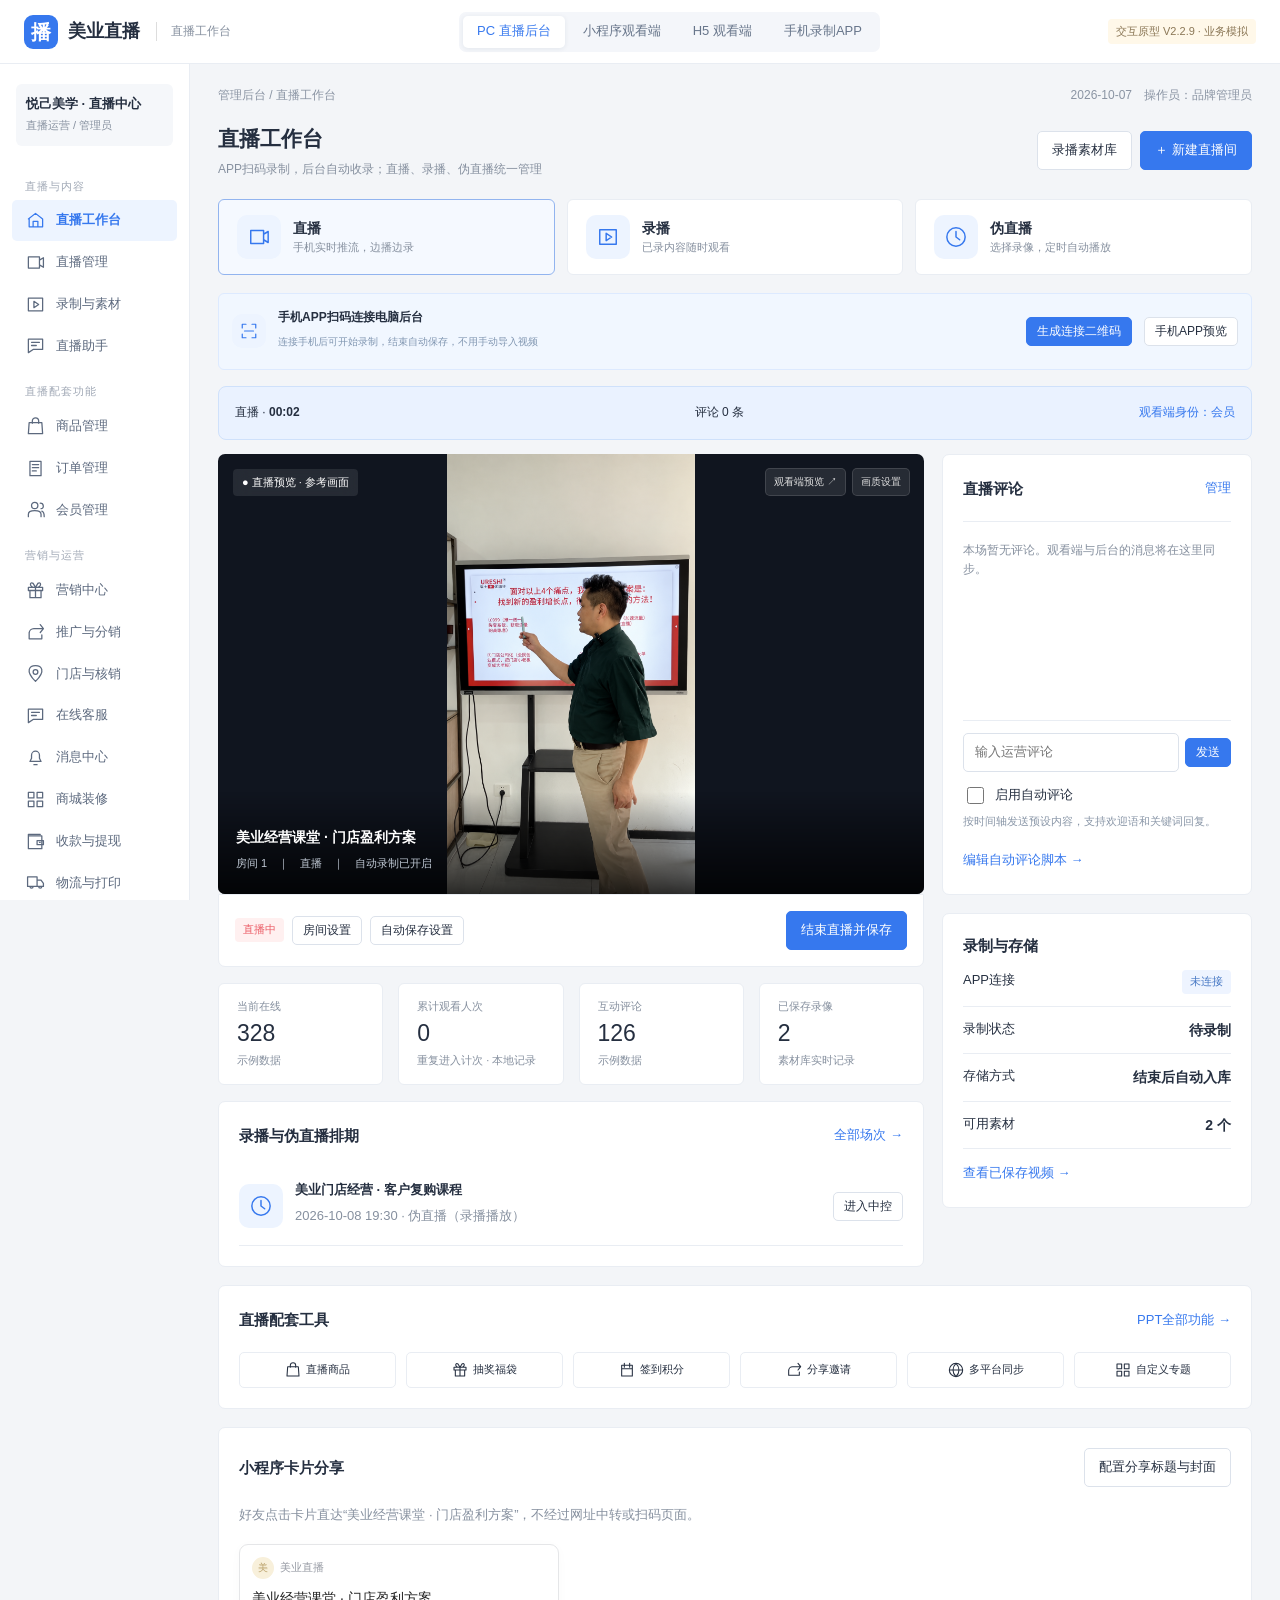
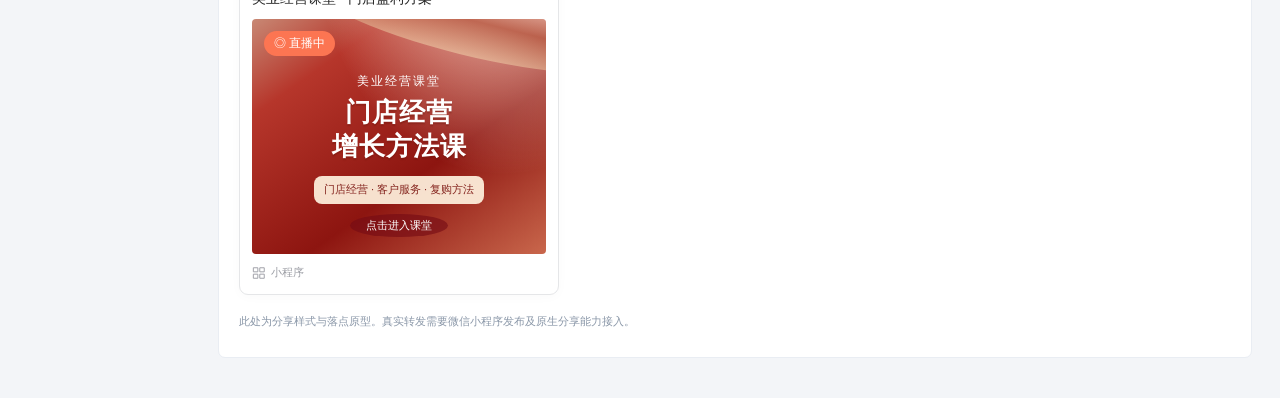
<file: prototype_ref/index.html>
<!doctype html><html lang="zh-CN"><head><meta charset="utf-8"><meta name="viewport" content="width=device-width, initial-scale=1"><title>美业直播工具 · 直播间体验整改版 V2.2.9</title><link rel="stylesheet" href="style.css?v=20261013-032957"><link rel="stylesheet" href="flows.css?v=20261013-032957"><link rel="stylesheet" href="live-room.css?v=20261013-032957"><link rel="stylesheet" href="feed-playback.css?v=20261013-032957"></head><body><header class="platform-bar"><div class="brand"><span class="brand-mark">播</span><b>美业直播</b><span class="workspace-name">直播工作台</span></div><div class="surface-tabs" role="tablist" aria-label="体验端切换"><button data-surface="pc" onclick="switchSurface('pc')">PC 直播后台</button><button data-surface="mini" onclick="switchSurface('mini')">小程序观看端</button><button data-surface="h5" onclick="switchSurface('h5')">H5 观看端</button><button data-surface="capture" onclick="switchSurface('capture')">手机录制APP</button></div><span class="prototype">交互原型 V2.2.9 · 业务模拟</span></header><div id="app"></div><dialog id="dialog"></dialog><div id="toast" role="status" aria-live="polite"></div><script src="app.js?v=20261013-032957"></script><script src="flows.js?v=20261013-032957"></script><script src="live-room.js?v=20261013-032957"></script></body></html>
</file>
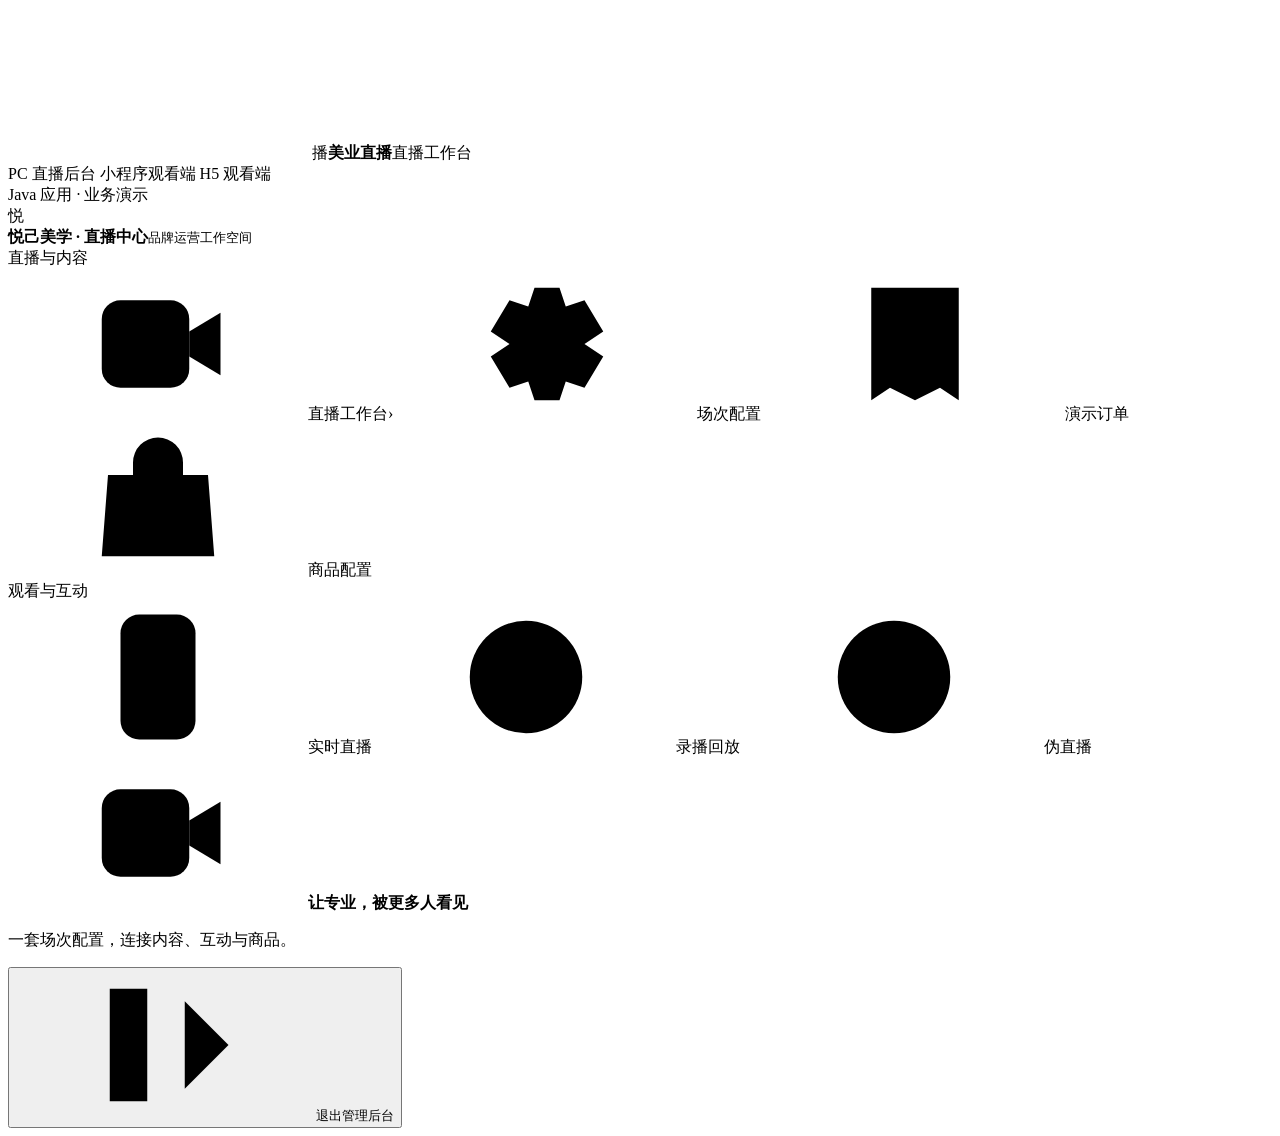
<file: src/main/resources/templates/fragments.html>
<!DOCTYPE html>
<html lang="zh-CN" xmlns:th="http://www.thymeleaf.org">
<head th:fragment="head(title)">
  <meta charset="UTF-8"><meta name="viewport" content="width=device-width,initial-scale=1">
  <title th:text="${title} + ' · 美业直播'">美业直播</title>
  <meta name="_csrf" th:content="${_csrf.token}"><meta name="_csrf_header" th:content="${_csrf.headerName}">
  <link rel="stylesheet" th:href="@{/assets/app.css}"><script defer th:src="@{/assets/vendor/hls.min.js}"></script><script defer th:src="@{/assets/app.js}"></script>
</head>
<body>
<header class="platform-bar" th:fragment="header(surface)">
  <svg class="svg-library" xmlns="http://www.w3.org/2000/svg" aria-hidden="true"><defs>
    <symbol id="i-home" viewBox="0 0 24 24"><path d="m3 10 9-7 9 7v10H3ZM9 20v-7h6v7"/></symbol>
    <symbol id="i-live" viewBox="0 0 24 24"><rect x="3" y="5" width="14" height="14" rx="3"/><path d="m17 10 5-3v10l-5-3"/></symbol>
    <symbol id="i-play" viewBox="0 0 24 24"><circle cx="12" cy="12" r="9"/><path d="m10 8 6 4-6 4Z"/></symbol>
    <symbol id="i-phone" viewBox="0 0 24 24"><rect x="6" y="2" width="12" height="20" rx="3"/><path d="M10 18h4"/></symbol>
    <symbol id="i-order" viewBox="0 0 24 24"><path d="M5 3h14v18l-3-2-4 2-4-2-3 2ZM9 7h6M9 11h6M9 15h3"/></symbol>
    <symbol id="i-bag" viewBox="0 0 24 24"><path d="M4 8h16l1 13H3ZM8 9V6a4 4 0 0 1 8 0v3"/></symbol>
    <symbol id="i-gift" viewBox="0 0 24 24"><path d="M3 8h18v4H3ZM5 12v9h14v-9M12 8v13M12 8C3 8 5 0 9 3Zm0 0c9 0 7-8 3-5Z"/></symbol>
    <symbol id="i-chat" viewBox="0 0 24 24"><path d="M3 4h18v13H9l-6 4ZM7 8h10M7 12h6"/></symbol>
    <symbol id="i-heart" viewBox="0 0 24 24"><path d="M12 21C-5 9 2-3 12 6c10-9 17 3 0 15Z"/></symbol>
    <symbol id="i-share" viewBox="0 0 24 24"><path d="m16 3 6 5-6 5M21 8H11a7 7 0 0 0-7 7M3 13v8h17v-5"/></symbol>
    <symbol id="i-check" viewBox="0 0 24 24"><path d="m5 12 4 4L20 5"/></symbol>
    <symbol id="i-clock" viewBox="0 0 24 24"><circle cx="12" cy="12" r="9"/><path d="M12 6v6l4 3"/></symbol>
    <symbol id="i-settings" viewBox="0 0 24 24"><path d="m10 3-1 3-3-1-3 5 3 2-3 2 3 5 3-1 1 3h4l1-3 3 1 3-5-3-2 3-2-3-5-3 1-1-3Z"/><circle cx="12" cy="12" r="3"/></symbol>
    <symbol id="i-search" viewBox="0 0 24 24"><circle cx="10" cy="10" r="6"/><path d="m15 15 6 6"/></symbol>
    <symbol id="i-arrow" viewBox="0 0 24 24"><path d="M4 12h16m-6-6 6 6-6 6"/></symbol>
    <symbol id="i-calendar" viewBox="0 0 24 24"><rect x="4" y="5" width="16" height="16" rx="2"/><path d="M8 2v6m8-6v6M4 11h16m-9 4 2 2 4-4"/></symbol>
    <symbol id="i-users" viewBox="0 0 24 24"><circle cx="9" cy="7" r="4"/><path d="M2 21v-3c0-6 14-6 14 0v3M17 3c5 0 5 8 0 8m2 4c3 1 3 3 3 6"/></symbol>
    <symbol id="i-coupon" viewBox="0 0 24 24"><path d="M3 5h18v5a2 2 0 0 0 0 4v5H3v-5a2 2 0 0 0 0-4ZM9 8v8m5-7h3m-3 6h3"/></symbol>
    <symbol id="i-star" viewBox="0 0 24 24"><path d="m12 2 3 7 7 1-5 5 1 7-6-4-6 4 1-7-5-5 7-1Z"/></symbol>
    <symbol id="i-logout" viewBox="0 0 24 24"><path d="M9 3H3v18h6m6-16 7 7-7 7M8 12h14"/></symbol>
  </defs></svg>
  <a class="brand" th:href="@{/meiye/}"><span class="brand-mark">播</span><strong>美业直播</strong><span class="workspace-name">直播工作台</span></a>
  <nav class="surface-tabs" aria-label="体验端切换">
    <a th:href="@{/admin}" th:classappend="${surface == 'admin'} ? 'active'">PC 直播后台</a>
    <a th:href="@{/meiye/(view='mini',room=1)}" th:classappend="${surface == 'mini'} ? 'active'">小程序观看端</a>
    <a th:href="@{/meiye/(view='h5',room=1)}" th:classappend="${surface == 'h5'} ? 'active'">H5 观看端</a>
  </nav>
  <span class="project-label"><span class="tiny-dot"></span> Java 应用 · 业务演示</span>
</header>
<aside class="sidebar" th:fragment="sidebar(active)">
  <div class="shop-select"><span class="shop-avatar">悦</span><div><strong>悦己美学 · 直播中心</strong><small>品牌运营工作空间</small></div></div>
  <div class="nav-label">直播与内容</div>
  <nav aria-label="后台导航">
    <a th:href="@{/admin}" class="nav-item" th:classappend="${active == 'rooms'} ? 'active'"><svg><use href="#i-live"/></svg>直播工作台<span class="nav-arrow">›</span></a>
    <a th:href="@{/admin/rooms/new}" class="nav-item" th:classappend="${active == 'form'} ? 'active'"><svg><use href="#i-settings"/></svg>场次配置</a>
    <a th:href="@{/admin/orders}" class="nav-item" th:classappend="${active == 'orders'} ? 'active'"><svg><use href="#i-order"/></svg>演示订单</a>
    <a th:href="@{/admin/products}" class="nav-item" th:classappend="${active == 'products'} ? 'active'"><svg><use href="#i-bag"/></svg>商品配置</a>
    <div class="nav-label">观看与互动</div>
    <a th:href="@{/rooms/1}" class="nav-item"><svg><use href="#i-phone"/></svg>实时直播</a>
    <a th:href="@{/rooms/3}" class="nav-item"><svg><use href="#i-play"/></svg>录播回放</a>
    <a th:href="@{/rooms/2}" class="nav-item"><svg><use href="#i-clock"/></svg>伪直播</a>
  </nav>
  <div class="sidebar-note"><svg><use href="#i-live"/></svg><strong>让专业，被更多人看见</strong><p>一套场次配置，连接内容、互动与商品。</p></div>
  <form class="logout-form" th:action="@{/logout}" method="post"><button class="nav-item"><svg><use href="#i-logout"/></svg>退出管理后台</button></form>
</aside>
<div th:fragment="feedback">
  <dialog id="app-dialog" class="app-dialog"><div class="dialog-heading"><h2 id="dialog-title"></h2><button class="icon-button dialog-close" aria-label="关闭弹窗">×</button></div><div id="dialog-content"></div></dialog>
  <div id="toast" class="toast" role="status" aria-live="polite" hidden></div>
</div>
</body></html>
</file>
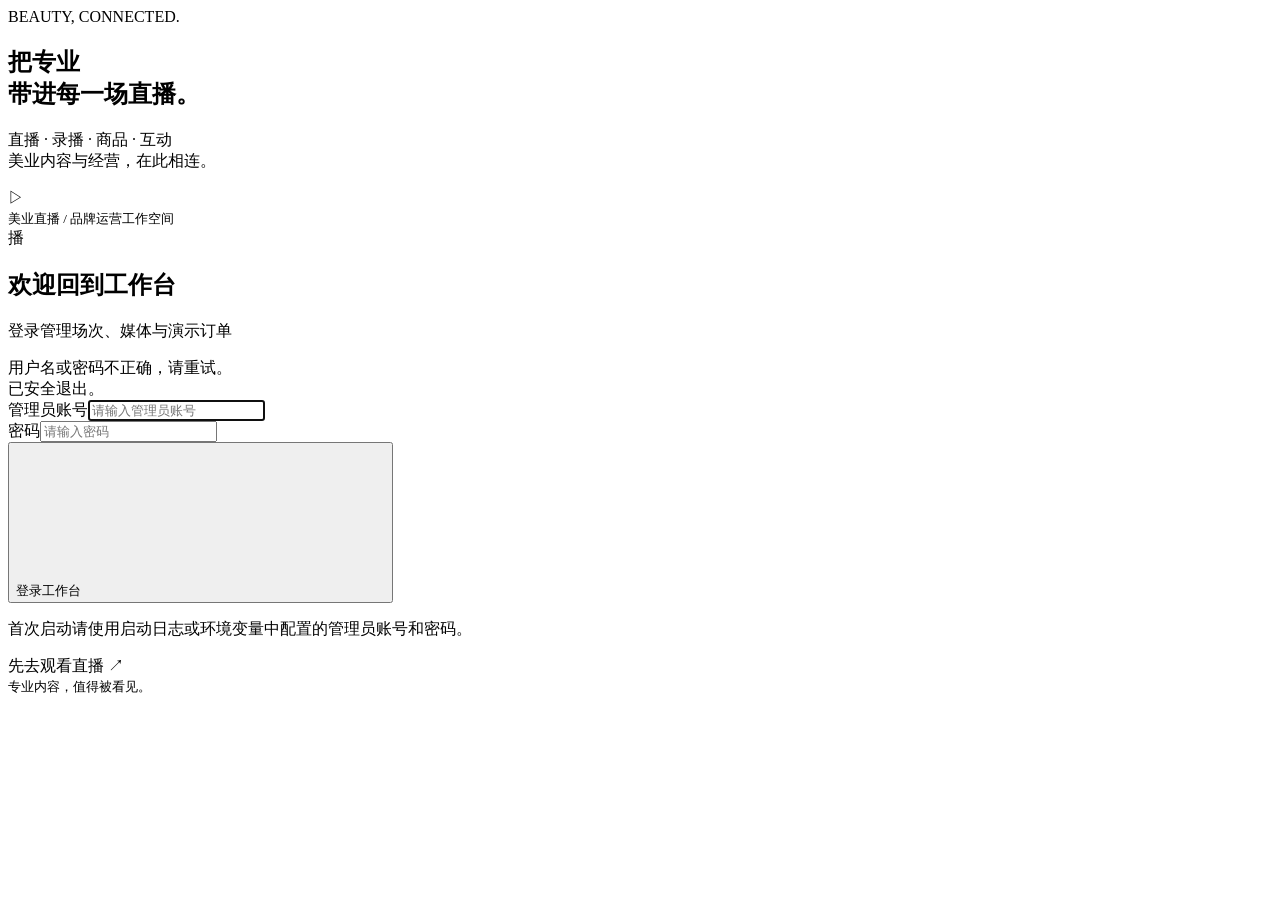
<file: src/main/resources/templates/login.html>
<!DOCTYPE html><html lang="zh-CN" xmlns:th="http://www.thymeleaf.org"><head th:replace="~{fragments :: head('管理员登录')}"></head><body><header th:replace="~{fragments :: header('admin')}"></header><main class="login-layout"><section class="login-editorial"><span class="eyebrow">BEAUTY, CONNECTED.</span><h1>把专业<br>带进每一场直播<span>。</span></h1><p>直播 · 录播 · 商品 · 互动<br>美业内容与经营，在此相连。</p><div class="login-art" aria-hidden="true"><span class="art-orbit"></span><span class="art-bottle"></span><span class="login-play">▷</span></div><small>美业直播 / 品牌运营工作空间</small></section><section class="login-panel"><div class="login-card"><span class="brand-mark">播</span><h2>欢迎回到工作台</h2><p class="muted">登录管理场次、媒体与演示订单</p><div class="notice error" th:if="${param.error}" role="alert">用户名或密码不正确，请重试。</div><div class="notice success" th:if="${param.logout}">已安全退出。</div><form th:action="@{/login}" method="post"><div class="field"><label for="username">管理员账号</label><input id="username" name="username" autocomplete="username" required autofocus placeholder="请输入管理员账号"></div><div class="field"><label for="password">密码</label><input id="password" name="password" type="password" autocomplete="current-password" required placeholder="请输入密码"></div><button class="button primary full-width" type="submit">登录工作台 <svg><use href="#i-arrow"/></svg></button></form><p class="login-help">首次启动请使用启动日志或环境变量中配置的管理员账号和密码。</p><a class="text-link" th:href="@{/rooms/1}">先去观看直播 <span>↗</span></a></div><small class="login-footer">专业内容，值得被看见。</small></section></main><div th:replace="~{fragments :: feedback}"></div></body></html>
</file>
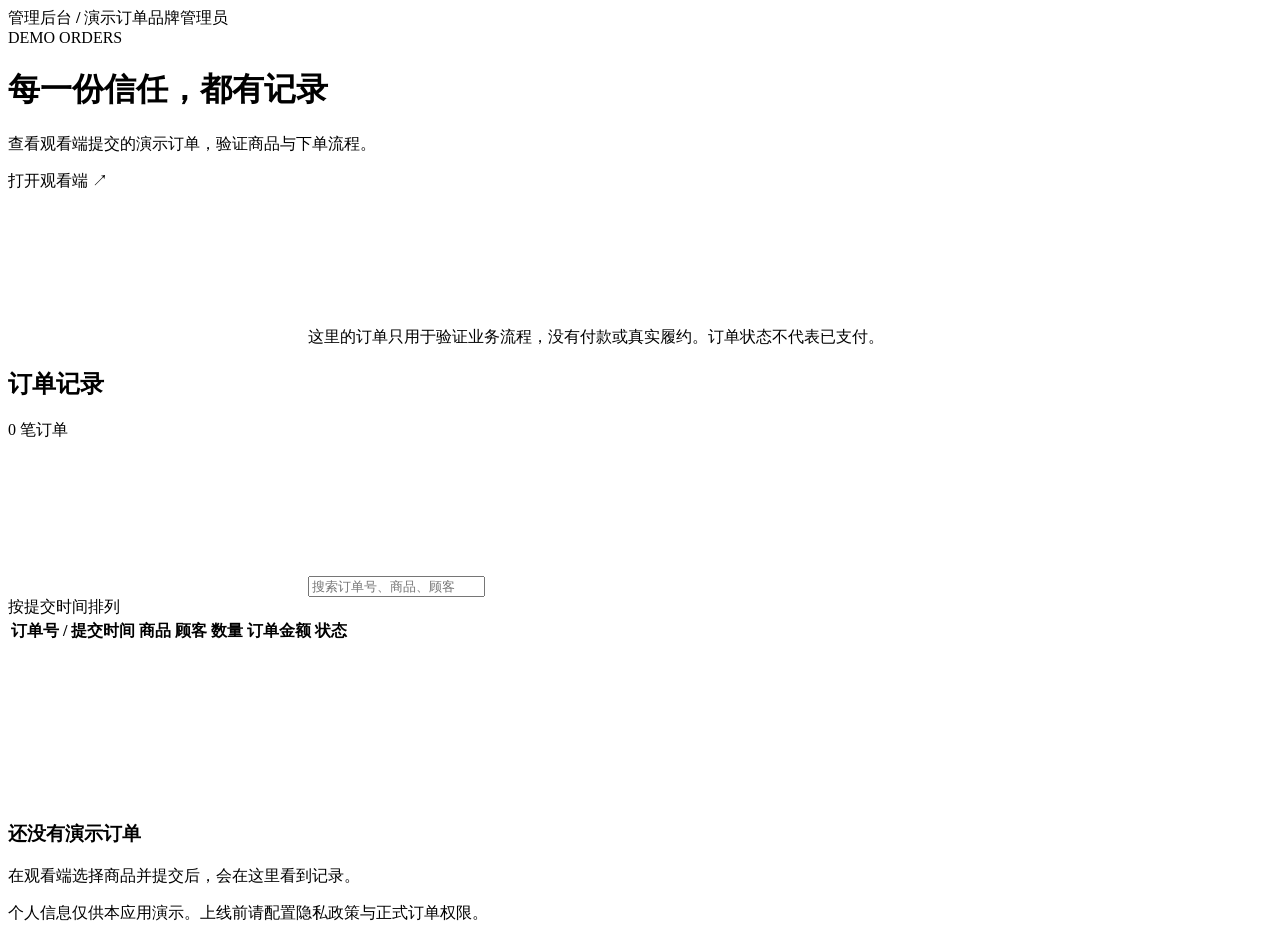
<file: src/main/resources/templates/orders.html>
<!DOCTYPE html><html lang="zh-CN" xmlns:th="http://www.thymeleaf.org"><head th:replace="~{fragments :: head('演示订单')}"></head><body><header th:replace="~{fragments :: header('admin')}"></header><div class="admin-layout"><aside th:replace="~{fragments :: sidebar('orders')}"></aside><main class="admin-main">
<div class="breadcrumb"><span>管理后台 <b>/</b> 演示订单</span><span class="admin-identity">品牌管理员</span></div><div class="page-title"><div><span class="eyebrow">DEMO ORDERS</span><h1>每一份信任，都有记录</h1><p>查看观看端提交的演示订单，验证商品与下单流程。</p></div><a class="button" th:href="@{/rooms/1}">打开观看端 ↗</a></div>
<div class="notice"><svg><use href="#i-order"/></svg><span>这里的订单只用于验证业务流程，没有付款或真实履约。订单状态不代表已支付。</span></div>
<section class="card"><div class="section-heading"><h2>订单记录</h2><span class="soft-badge" th:text="${#lists.size(orders)} + ' 笔订单'">0 笔订单</span></div><div class="toolbar"><div class="search-field"><svg><use href="#i-search"/></svg><input id="order-search" aria-label="搜索订单" placeholder="搜索订单号、商品、顾客"></div><span class="muted">按提交时间排列</span></div>
<div class="table-scroll"><table><thead><tr><th>订单号 / 提交时间</th><th>商品</th><th>顾客</th><th>数量</th><th>订单金额</th><th>状态</th></tr></thead><tbody><tr class="order-row" th:each="order : ${orders}"><td><strong th:text="${order.code}"></strong><small class="secondary date-display" th:text="${order.createdAt}"></small></td><td th:text="${order.productName}"></td><td><strong th:text="${order.buyer}"></strong><small class="secondary" th:text="${order.phone}"></small></td><td th:text="${order.quantity}"></td><td class="price" th:text="'¥' + ${#numbers.formatDecimal(order.total,1,2)}"></td><td><span class="status-badge scheduled" th:text="${order.status == 'DEMO_PENDING' ? '演示待处理（未付款）' : order.status}"></span></td></tr></tbody></table></div><div class="empty-state order-empty" th:if="${#lists.isEmpty(orders)}"><svg><use href="#i-order"/></svg><h3>还没有演示订单</h3><p>在观看端选择商品并提交后，会在这里看到记录。</p></div><p class="empty-state" id="order-filter-empty" hidden>没有找到符合条件的订单。</p></section><footer class="page-footer">个人信息仅供本应用演示。上线前请配置隐私政策与正式订单权限。</footer>
</main></div><div th:replace="~{fragments :: feedback}"></div></body></html>
</file>
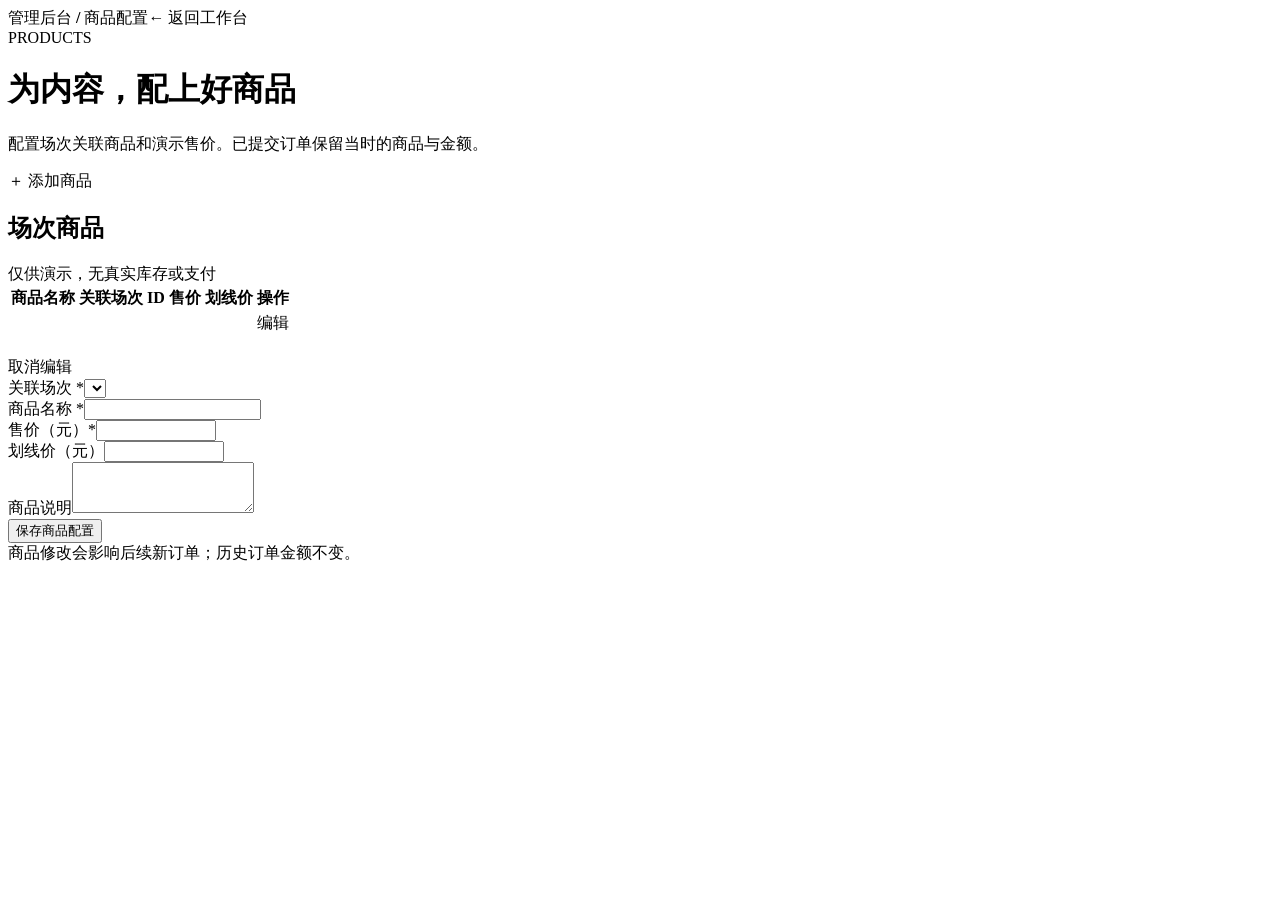
<file: src/main/resources/templates/products.html>
<!DOCTYPE html><html lang="zh-CN" xmlns:th="http://www.thymeleaf.org"><head th:replace="~{fragments :: head('商品配置')}"></head><body>
<header th:replace="~{fragments :: header('admin')}"></header><div class="admin-layout"><aside th:replace="~{fragments :: sidebar('products')}"></aside><main class="admin-main">
<div class="breadcrumb"><span>管理后台 <b>/</b> 商品配置</span><a th:href="@{/admin}">← 返回工作台</a></div>
<div class="page-title"><div><span class="eyebrow">PRODUCTS</span><h1>为内容，配上好商品</h1><p>配置场次关联商品和演示售价。已提交订单保留当时的商品与金额。</p></div><a class="button primary" th:href="@{/admin/products} + '#product-editor'">＋ 添加商品</a></div>
<div class="notice" th:if="${success}" th:text="${success}" role="status"></div>
<section class="card"><div class="section-heading"><h2>场次商品</h2><span class="soft-badge">仅供演示，无真实库存或支付</span></div><div class="table-wrap"><table class="data-table"><thead><tr><th>商品名称</th><th>关联场次 ID</th><th>售价</th><th>划线价</th><th>操作</th></tr></thead><tbody><tr th:each="p : ${products}"><td><strong th:text="${p.name}"></strong><p class="muted" th:text="${p.description}"></p></td><td th:text="${p.roomId}"></td><td th:text="'¥' + ${p.price}"></td><td th:text="${p.originalPrice == null ? '—' : p.originalPrice}"></td><td><a class="button" th:href="@{/admin/products(edit=${p.id})}">编辑</a></td></tr></tbody></table></div></section>
<section class="card form-card" id="product-editor"><div class="section-heading"><h2 th:text="${product == null ? '添加商品' : '编辑商品'}"></h2><a th:href="@{/admin/products}" th:if="${product != null}">取消编辑</a></div>
<form th:action="@{/admin/products}" method="post"><input th:if="${product != null}" name="id" type="hidden" th:value="${product.id}"><div class="form-grid">
<div class="field"><label for="product-room">关联场次 *</label><select id="product-room" name="roomId" required><option th:each="r : ${rooms}" th:value="${r.id}" th:text="${r.title}" th:selected="${product != null and product.roomId == r.id}"></option></select></div>
<div class="field"><label for="product-name">商品名称 *</label><input id="product-name" name="name" required maxlength="120" th:value="${product != null ? product.name : ''}"></div>
<div class="field"><label for="product-price">售价（元）*</label><input id="product-price" name="price" type="number" min="0.01" max="99999999.99" step="0.01" required th:value="${product != null ? product.price : ''}"></div>
<div class="field"><label for="product-original">划线价（元）</label><input id="product-original" name="originalPrice" type="number" min="0.01" max="99999999.99" step="0.01" th:value="${product != null ? product.originalPrice : ''}"></div>
<div class="field span-two"><label for="product-description">商品说明</label><textarea id="product-description" name="description" rows="3" maxlength="1000" th:text="${product != null ? product.description : ''}"></textarea></div></div><div class="form-actions"><button class="button primary" type="submit">保存商品配置</button></div></form></section>
<footer class="page-footer">商品修改会影响后续新订单；历史订单金额不变。</footer></main></div><div th:replace="~{fragments :: feedback}"></div></body></html>
</file>
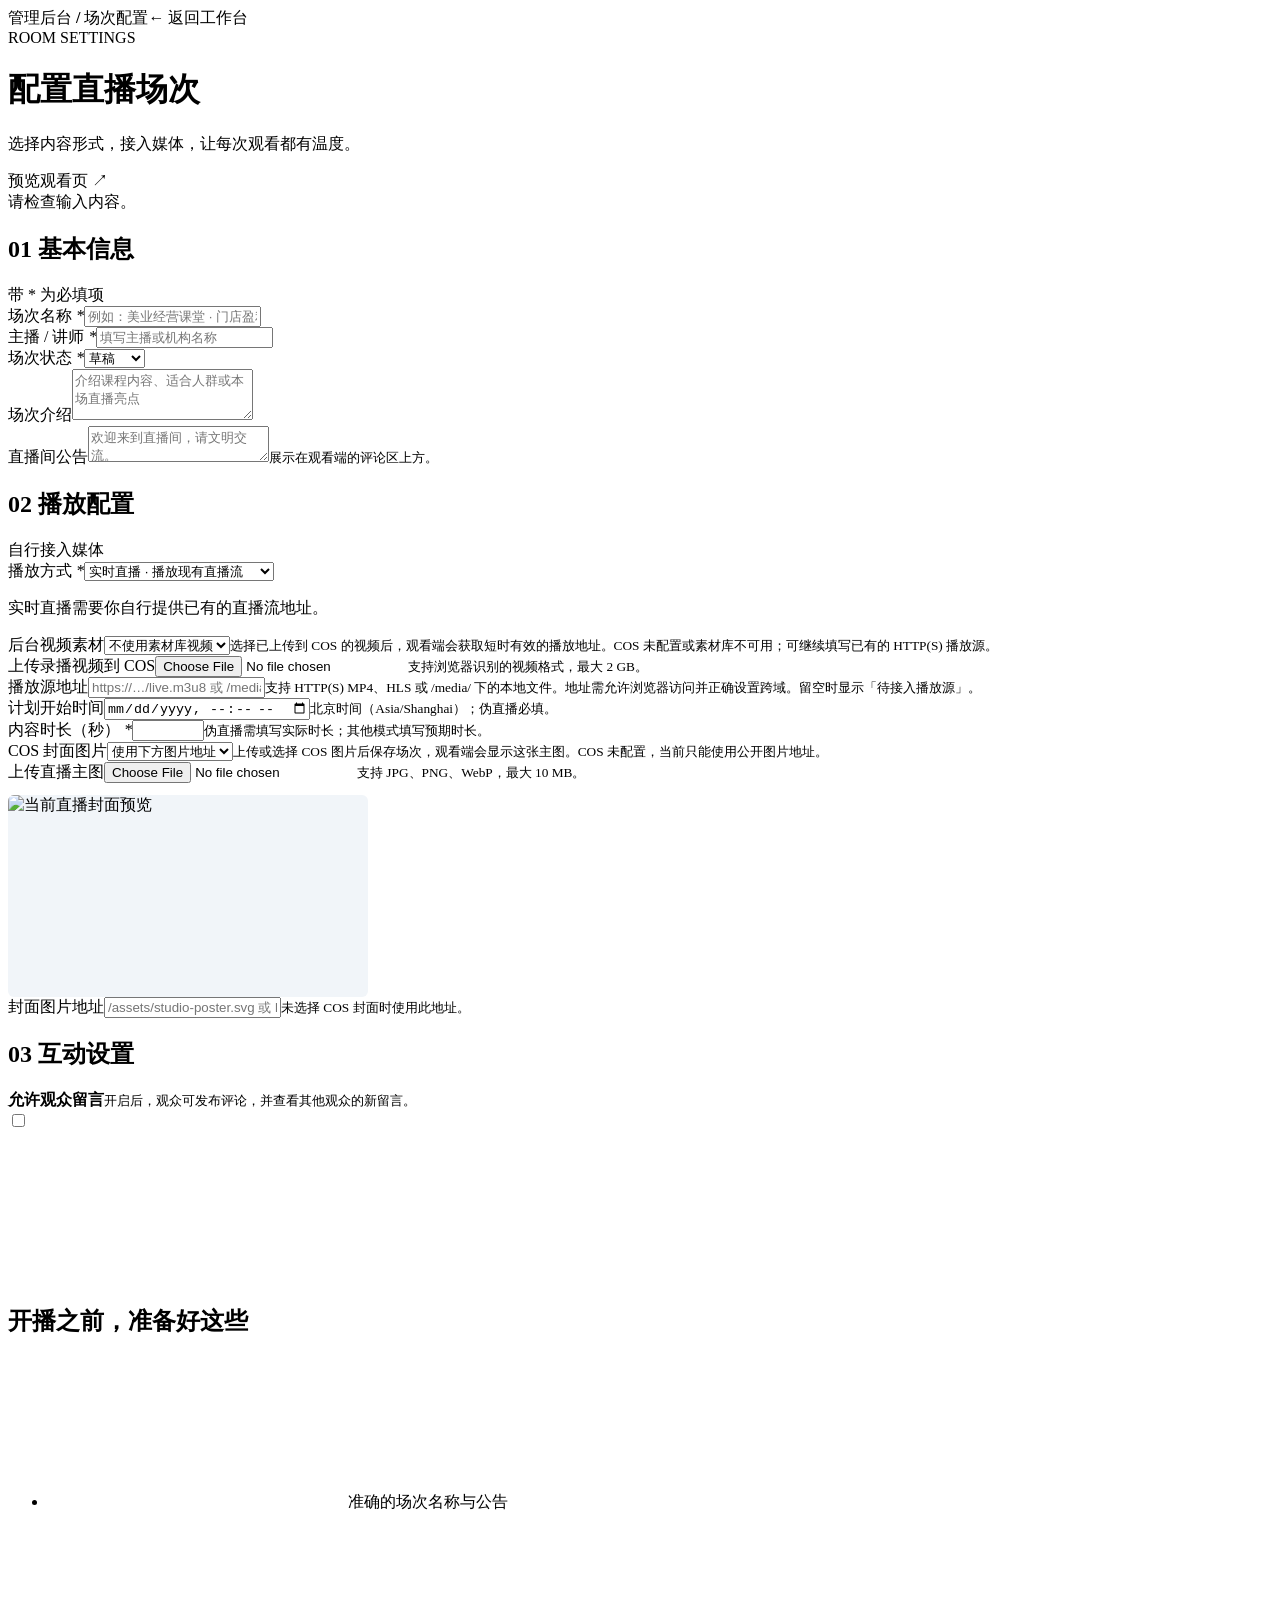
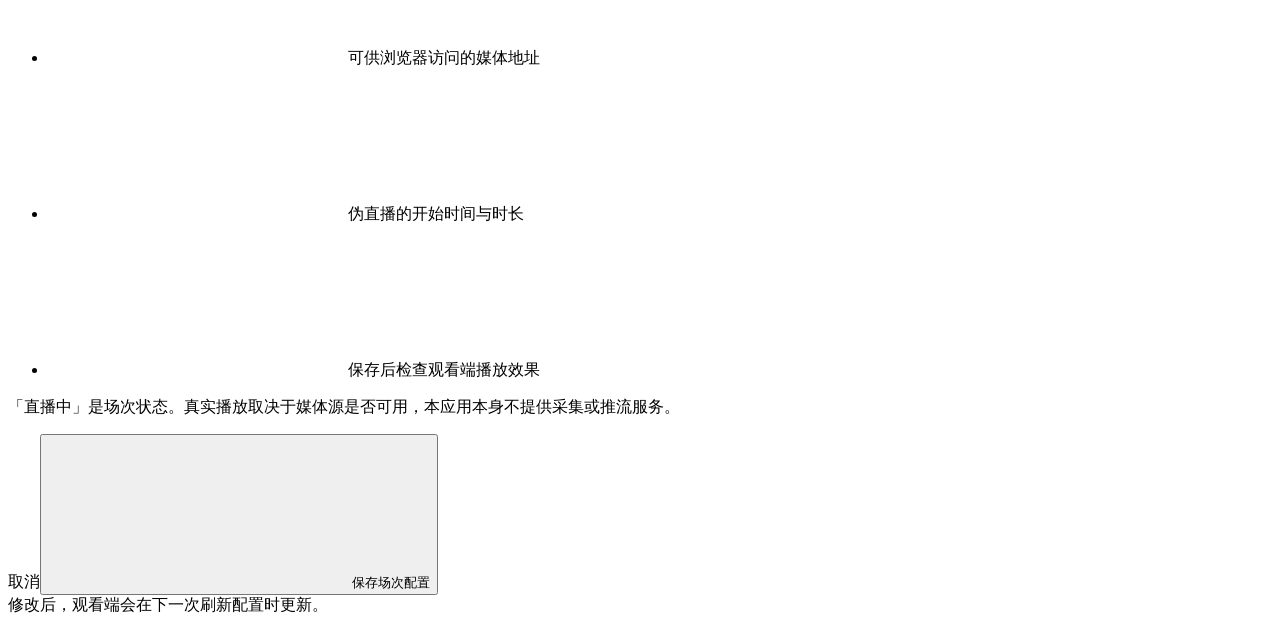
<file: src/main/resources/templates/room-form.html>
<!DOCTYPE html><html lang="zh-CN" xmlns:th="http://www.thymeleaf.org"><head th:replace="~{fragments :: head(${room == null ? '创建场次' : '配置场次'})}"></head><body>
<header th:replace="~{fragments :: header('admin')}"></header><div class="admin-layout"><aside th:replace="~{fragments :: sidebar('form')}"></aside><main class="admin-main">
<div class="breadcrumb"><span>管理后台 <b>/</b> 场次配置</span><a th:href="@{/admin}">← 返回工作台</a></div>
<div class="page-title"><div><span class="eyebrow">ROOM SETTINGS</span><h1 th:text="${room == null ? '创建一个新的直播场次' : '配置直播场次'}">配置直播场次</h1><p>选择内容形式，接入媒体，让每次观看都有温度。</p></div><a class="button" th:if="${room != null}" th:href="@{/rooms/{id}(id=${room.id})}">预览观看页 ↗</a></div>
<div class="notice error" role="alert" th:if="${error}" th:text="${error}">请检查输入内容。</div>
<form th:action="@{/admin/rooms}" method="post" class="room-edit-form">
<input th:if="${room != null}" type="hidden" name="id" th:value="${room.id}">
<div class="form-layout"><div>
<section class="card form-card"><div class="section-heading"><h2><span class="section-number">01</span> 基本信息</h2><span class="muted">带 * 为必填项</span></div><div class="form-grid">
<div class="field span-two"><label for="title">场次名称 <em>*</em></label><input id="title" name="title" required maxlength="120" placeholder="例如：美业经营课堂 · 门店盈利方案" th:value="${room != null ? room.title : ''}"></div>
<div class="field"><label for="host">主播 / 讲师 <em>*</em></label><input id="host" name="host" required maxlength="60" placeholder="填写主播或机构名称" th:value="${room != null ? room.host : ''}"></div>
<div class="field"><label for="status">场次状态 <em>*</em></label><select id="status" name="status"><option value="DRAFT" th:selected="${room == null || room.status.toString() == 'DRAFT'}">草稿</option><option value="SCHEDULED" th:selected="${room != null && room.status.toString() == 'SCHEDULED'}">待开播</option><option value="LIVE" th:selected="${room != null && room.status.toString() == 'LIVE'}">直播中</option><option value="ENDED" th:selected="${room != null && room.status.toString() == 'ENDED'}">已结束</option></select></div>
<div class="field span-two"><label for="description">场次介绍</label><textarea id="description" name="description" rows="3" maxlength="2000" placeholder="介绍课程内容、适合人群或本场直播亮点" th:text="${room != null ? room.description : ''}"></textarea></div>
<div class="field span-two"><label for="announcement">直播间公告</label><textarea id="announcement" name="announcement" rows="2" maxlength="1000" placeholder="欢迎来到直播间，请文明交流。" th:text="${room != null ? room.announcement : ''}"></textarea><small>展示在观看端的评论区上方。</small></div>
</div></section>
<section class="card form-card"><div class="section-heading"><h2><span class="section-number">02</span> 播放配置</h2><span class="soft-badge">自行接入媒体</span></div>
<div class="field"><label for="mode">播放方式 <em>*</em></label><select id="mode" name="mode"><option value="LIVE" th:selected="${room == null || room.mode.toString() == 'LIVE'}">实时直播 · 播放现有直播流</option><option value="REPLAY" th:selected="${room != null && room.mode.toString() == 'REPLAY'}">录播回放 · 自由播放与拖动</option><option value="PSEUDO" th:selected="${room != null && room.mode.toString() == 'PSEUDO'}">伪直播 · 按排期同步播放录播</option></select></div>
<p id="mode-help" class="field-help">实时直播需要你自行提供已有的直播流地址。</p>
<div class="field"><label for="mediaAssetId">后台视频素材</label><select id="mediaAssetId" name="mediaAssetId"><option value="">不使用素材库视频</option><option th:each="asset : ${mediaAssets}" th:value="${asset.id}" th:selected="${room != null && room.mediaAssetId == asset.id}" th:text="${asset.name}">视频素材</option></select><small th:if="${cosReady}">选择已上传到 COS 的视频后，观看端会获取短时有效的播放地址。</small><small th:unless="${cosReady}">COS 未配置或素材库不可用；可继续填写已有的 HTTP(S) 播放源。</small></div>
<div class="field"><label for="videoFile">上传录播视频到 COS</label><input id="videoFile" type="file" accept="video/*" th:disabled="${!cosReady}"><small id="videoUploadStatus" role="status" th:text="${cosReady ? '支持浏览器识别的视频格式，最大 2 GB。上传完成后会自动选中；保存场次后生效。' : '请先完成 COS 配置，再上传视频素材。'}">支持浏览器识别的视频格式，最大 2 GB。</small></div>
<div class="field"><label for="streamUrl">播放源地址</label><input id="streamUrl" name="streamUrl" inputmode="url" pattern="https?://.+|/media/.+" maxlength="2000" placeholder="https://…/live.m3u8 或 /media/video.mp4" th:value="${room != null ? room.streamUrl : ''}"><small>支持 HTTP(S) MP4、HLS 或 /media/ 下的本地文件。地址需允许浏览器访问并正确设置跨域。留空时显示「待接入播放源」。</small></div>
<div class="form-grid"><div class="field"><label for="scheduledAt">计划开始时间</label><input id="scheduledAt" name="scheduledAt" type="datetime-local" th:value="${scheduledAtLocal}"><small>北京时间（Asia/Shanghai）；伪直播必填。</small></div><div class="field"><label for="durationSeconds">内容时长（秒） <em>*</em></label><input id="durationSeconds" name="durationSeconds" type="number" min="1" max="86400" required th:value="${room != null ? room.durationSeconds : 3600}"><small>伪直播需填写实际时长；其他模式填写预期时长。</small></div></div>
<div class="field"><label for="posterAssetId">COS 封面图片</label><select id="posterAssetId" name="posterAssetId"><option value="">使用下方图片地址</option><option th:each="asset : ${posterAssets}" th:value="${asset.id}" th:selected="${room != null && room.posterAssetId == asset.id}" th:text="${asset.name}">封面素材</option></select><small th:if="${cosReady}">上传或选择 COS 图片后保存场次，观看端会显示这张主图。</small><small th:unless="${cosReady}">COS 未配置，当前只能使用公开图片地址。</small></div>
<div class="field"><label for="posterFile">上传直播主图</label><input id="posterFile" type="file" accept="image/jpeg,image/png,image/webp" th:disabled="${!cosReady}"><small id="posterUploadStatus" role="status">支持 JPG、PNG、WebP，最大 10 MB。</small><div style="margin-top:12px"><img id="posterPreview" th:src="${room != null ? room.posterUrl : '/assets/studio-poster.svg'}" alt="当前直播封面预览" style="display:block;width:min(100%,360px);aspect-ratio:16/9;object-fit:cover;border-radius:6px;background:#f1f5f9"></div></div>
<div class="field"><label for="posterUrl">封面图片地址</label><input id="posterUrl" name="posterUrl" maxlength="2000" placeholder="/assets/studio-poster.svg 或 https://…" th:value="${room != null ? room.posterUrl : '/assets/studio-poster.svg'}"><small>未选择 COS 封面时使用此地址。</small></div>
</section>
<section class="card form-card"><div class="section-heading"><h2><span class="section-number">03</span> 互动设置</h2></div><label class="switch-field"><div><strong>允许观众留言</strong><small>开启后，观众可发布评论，并查看其他观众的新留言。</small></div><input type="checkbox" name="commentsEnabled" value="true" th:checked="${room == null || room.commentsEnabled}"></label></section>
</div><aside class="form-aside"><section class="card"><div class="small-illustration"><svg><use href="#i-live"/></svg></div><h2>开播之前，准备好这些</h2><ul class="checklist"><li><svg><use href="#i-check"/></svg>准确的场次名称与公告</li><li><svg><use href="#i-check"/></svg>可供浏览器访问的媒体地址</li><li><svg><use href="#i-check"/></svg>伪直播的开始时间与时长</li><li><svg><use href="#i-check"/></svg>保存后检查观看端播放效果</li></ul><p class="aside-copy">「直播中」是场次状态。真实播放取决于媒体源是否可用，本应用本身不提供采集或推流服务。</p></section></aside></div>
<div class="form-actions"><a class="button" th:href="@{/admin}">取消</a><button class="button primary" type="submit"><svg><use href="#i-check"/></svg> 保存场次配置</button></div>
</form><footer class="page-footer">修改后，观看端会在下一次刷新配置时更新。</footer>
</main></div><div th:replace="~{fragments :: feedback}"></div><script th:src="@{/assets/room-form.js(v='20261108-video-upload-v2')}"></script></body></html>
</file>
<file: prototype_ref/style.css>
:root{--blue:#3678ee;--ink:#252f40;--muted:#86909f;--bg:#f3f5f8;--border:#e9edf3;--pink:#f3447b;--red:#ff4360}*{box-sizing:border-box}body{margin:0;color:var(--ink);background:var(--bg);font:13px/1.6 'Segoe UI','Microsoft YaHei',sans-serif}button,input,select,textarea{font:inherit}button{cursor:pointer;border:1px solid #dce2eb;background:#fff;border-radius:5px;color:var(--ink);padding:8px 14px;min-height:36px;transition:background .15s}button:hover{background:#f3f7ff;border-color:#89adf0}button:focus-visible,input:focus-visible,select:focus-visible,textarea:focus-visible{outline:3px solid #90b6ff;outline-offset:2px}button:disabled{opacity:.45;cursor:not-allowed}.primary{background:var(--blue);border-color:var(--blue);color:#fff}.primary:hover{background:#2669db;color:#fff}.danger{color:#de4a56}.pinkbtn{color:white;background:var(--pink);border-color:var(--pink);border-radius:22px}.pinkbtn:hover{background:#de356d;color:white}.small{font-size:12px;min-height:29px;padding:4px 10px}.link{background:none;border:0;color:var(--blue);min-height:28px;padding:0}.platform-bar{height:64px;display:flex;align-items:center;justify-content:space-between;background:white;padding:0 24px;border-bottom:1px solid var(--border);gap:16px;position:sticky;top:0;z-index:20}.brand{display:flex;align-items:center;gap:10px;font-size:18px;white-space:nowrap}.brand-mark{background:var(--blue);color:white;display:grid;place-items:center;height:34px;width:34px;border-radius:9px;font-size:20px;font-weight:600}.workspace-name{font-size:12px;color:var(--muted);border-left:1px solid #ddd;padding-left:14px;margin-left:6px}.surface-tabs{display:flex;gap:4px;background:#f4f6fa;padding:4px;border-radius:7px}.surface-tabs button{border:0;background:none;color:#67758a;white-space:nowrap;min-height:32px;padding:5px 14px}.surface-tabs button.active{color:var(--blue);background:#fff;box-shadow:0 1px 5px #1d355014}.prototype{font-size:11px;color:#8b7756;background:#fff8e9;padding:4px 8px;border-radius:4px;white-space:nowrap}.layout{display:grid;grid-template-columns:190px 1fr;min-height:calc(100vh - 64px)}.sidebar{background:#fff;border-right:1px solid var(--border);padding:20px 12px;position:sticky;top:64px;height:calc(100vh - 64px);overflow:auto}.shop-select{padding:10px;background:#f5f7fa;border-radius:6px;margin:0 4px 16px}.shop-select strong{display:block;font-size:13px}.shop-select span{font-size:11px;color:var(--muted)}.nav-label{font-size:11px;color:#a1a9b6;padding:16px 13px 4px;letter-spacing:1px}.nav-item{width:100%;text-align:left;border:0;background:none;padding:10px 14px;margin:1px 0;color:#5c697e;min-height:40px;display:flex;align-items:center;gap:11px}.nav-item.active{background:#edf4ff;color:var(--blue);font-weight:600}.nav-item svg,.quick svg{width:19px;height:19px;flex-shrink:0}.main{padding:22px 28px;min-width:0}.breadcrumb{display:flex;justify-content:space-between;color:#8a94a3;font-size:12px;margin-bottom:17px}.title-row{display:flex;justify-content:space-between;align-items:center;margin-bottom:20px;gap:16px}.title-row h1{font-size:21px;font-weight:600;margin:0}.title-row p{margin:4px 0 0;color:var(--muted);font-size:12px}.actions{display:flex;align-items:center;gap:8px;flex-wrap:wrap}.card{background:#fff;border:1px solid var(--border);border-radius:7px;padding:20px;margin-bottom:18px}.card-title{display:flex;align-items:center;justify-content:space-between;gap:10px;margin-bottom:18px}h2{font-size:15px;font-weight:600;margin:0}h3{font-size:14px;font-weight:600;margin:0}p{margin:6px 0}.muted{color:var(--muted)}.notice{background:#f0f6ff;border:1px solid #dfebff;color:#53729c;padding:10px 14px;border-radius:5px;font-size:12px;margin-bottom:18px}.metrics{display:grid;grid-template-columns:repeat(4,1fr);gap:14px;margin-bottom:18px}.metric{background:white;border:1px solid var(--border);border-radius:6px;padding:18px 20px}.metric-head{display:flex;justify-content:space-between;color:#7f8b9c;font-size:12px}.metric strong{font-size:27px;font-weight:500;display:block;margin:7px 0 5px;color:#253753}.metric small{font-size:11px;color:#94a1b2}.delta{color:#22a984!important}.home-grid{display:grid;grid-template-columns:minmax(0,1fr) 330px;gap:18px}.quick-grid{display:grid;grid-template-columns:repeat(8,1fr);gap:12px}.quick{border:0;display:flex;flex-direction:column;align-items:center;gap:9px;background:none;font-size:12px;min-width:0;padding:5px}.quick-icon{background:#edf4ff;color:var(--blue);padding:11px;border-radius:10px;height:44px;width:44px;display:grid;place-items:center}.quick:nth-child(3n+2) .quick-icon{background:#eaf9f4;color:#29a88a}.quick:nth-child(3n) .quick-icon{background:#fff1eb;color:#ef8154}.chart{height:170px;width:100%;margin:12px 0}.chart svg{width:100%;height:100%}.chart-labels{display:flex;justify-content:space-between;color:var(--muted);font-size:10px}.summary-row{display:flex;justify-content:space-between;border-bottom:1px solid var(--border);padding:12px 0}.summary-row:last-child{border:0}.summary-row b{font-size:14px}.badge{display:inline-block;background:#eef4ff;color:#4778c4;font-size:11px;border-radius:4px;padding:3px 8px;white-space:nowrap}.badge.live{background:#fff0f0;color:#eb5c66}.badge.ok{background:#eaf8f0;color:#2d9d70}.badge.wait{background:#fff6e9;color:#bc8539}.badge.gray{background:#f0f2f5;color:#8c97a6}.tabs{display:flex;gap:22px;border-bottom:1px solid var(--border);margin-bottom:20px;overflow:auto}.tabs button{border:0;border-bottom:2px solid transparent;border-radius:0;white-space:nowrap;background:none;padding:10px 4px;color:#7c899c}.tabs button.active{border-color:var(--blue);color:var(--blue)}.toolbar{display:flex;gap:12px;align-items:center;margin-bottom:18px;flex-wrap:wrap}.toolbar input{max-width:280px}.toolbar select{max-width:150px}input,select,textarea{width:100%;min-height:38px;border:1px solid #dce2eb;border-radius:5px;padding:8px 11px;background:white;color:var(--ink)}textarea{resize:vertical}.table-scroll{overflow:auto}table{border-collapse:collapse;width:100%;text-align:left;white-space:nowrap}th{background:#f7f9fc;font-weight:400;color:#7e8a9d;font-size:12px}th,td{padding:13px 12px;border-bottom:1px solid var(--border)}td .secondary{display:block;color:#8a95a6;font-size:11px;max-width:260px;overflow:hidden;text-overflow:ellipsis}.product-cell{display:flex;align-items:center;gap:10px}.thumb{width:46px;height:46px;border-radius:4px;object-fit:cover}.data-foot{display:flex;justify-content:space-between;color:var(--muted);font-size:12px;margin-top:17px}.empty{text-align:center;color:var(--muted);padding:40px}.split{display:grid;grid-template-columns:1fr 1fr;gap:18px}.modules{display:grid;grid-template-columns:repeat(4,1fr);gap:16px}.module{background:white;border:1px solid var(--border);border-radius:7px;padding:20px}.module .quick-icon{margin-bottom:12px}.module p{color:var(--muted);font-size:12px;min-height:40px;margin:6px 0 16px}.module .source{font-size:10px;color:#a4adba}.form-grid{display:grid;grid-template-columns:1fr 1fr;gap:16px}.field{margin:13px 0}.field label{display:block;color:#58677e;font-size:12px;margin-bottom:6px}.check{display:flex;align-items:center;gap:8px}.check input{width:17px;height:17px;min-height:0}.form-help{font-size:11px;color:#8a97a8;margin-top:6px}.inset{background:#f7f9fc;border:1px solid var(--border);border-radius:5px;padding:15px}.steps{display:flex;gap:10px;margin-bottom:20px}.step{flex:1;background:#f4f7fc;padding:15px;border-radius:6px;font-size:12px}.step b{display:block;color:var(--blue);margin-bottom:5px}.live-control{display:grid;grid-template-columns:330px 1fr;gap:18px}.control-video{position:relative;height:450px;border-radius:8px;overflow:hidden;background:#15191f}.control-video img{width:100%;height:100%;object-fit:cover;object-position:center 42%}.control-video .badge{position:absolute;top:16px;left:16px}.control-data{display:grid;grid-template-columns:repeat(4,1fr);gap:8px}.control-data div{padding:13px;background:#f8fafc;border-radius:4px;color:var(--muted);font-size:11px}.control-data b{font-size:22px;color:#2b3b56;display:block}.control-tools{display:grid;grid-template-columns:repeat(3,1fr);gap:12px}.control-tools button{text-align:left;background:#eef4ff;border:0;padding:13px;color:#3468b1}.control-tools small{display:block;font-size:10px;color:#8096b8}.row{display:flex;align-items:center;gap:12px;padding:12px 0;border-bottom:1px solid var(--border)}.grow{flex:1;min-width:0}.progress{height:7px;background:#e7edf7;border-radius:10px;overflow:hidden;margin:14px 0}.progress i{display:block;background:var(--blue);height:100%;transition:width .3s}.qr{display:grid;place-items:center;width:160px;height:160px;border:12px solid white;background:repeating-conic-gradient(#17202d 0 25%,#fff 0 50%) 0/16px 16px;box-shadow:0 0 0 1px #e2e7ee;margin:22px auto}.qr span{padding:8px;background:white;border:4px solid #253753}.big-time{font-size:45px;text-align:center;font-weight:300;margin:22px}.dialog-foot{display:flex;gap:10px;justify-content:flex-end;margin-top:22px;border-top:1px solid var(--border);padding-top:18px}dialog{color:var(--ink);border:0;border-radius:10px;padding:24px;width:calc(100% - 30px);max-width:650px;box-shadow:0 20px 90px #13284940;max-height:90vh;overflow:auto}dialog::backdrop{background:#14223670}.dialog-head{display:flex;justify-content:space-between;align-items:center;gap:12px;margin-bottom:17px}.dialog-head h2{font-size:18px}.dialog-head button{border:0;background:none;font-size:22px;padding:0 8px}.dialog-info{background:#fff9ed;color:#998154;border:1px solid #f5e8cf;padding:10px 12px;border-radius:5px;font-size:11px;margin:13px 0}#toast{position:fixed;bottom:25px;left:50%;transform:translateX(-50%);background:#263b5b;color:white;border-radius:7px;padding:12px 20px;z-index:100;display:none;max-width:90vw}.preview-layout{display:grid;grid-template-columns:minmax(260px,1fr) 420px minmax(260px,1fr);gap:38px;max-width:1300px;margin:auto;padding:30px 24px;align-items:start}.preview-info{padding-top:25px}.preview-info h1{font-size:24px;margin:0 0 12px}.preview-info p{color:#8793a5;font-size:13px}.preview-info h2{margin-top:30px}.preview-menu{display:grid;grid-template-columns:1fr 1fr;gap:10px;margin-top:18px}.preview-menu button{text-align:left;font-size:12px;background:white}.phone{border:7px solid #222734;border-radius:38px;background:#fff;box-shadow:0 18px 70px #1830571f;overflow:hidden;width:100%;max-width:420px;margin:auto}.screen{height:790px;position:relative;background:#f5f5f7;overflow:hidden;display:flex;flex-direction:column;color:#292735;font-size:12px}.statusbar{height:31px;display:flex;justify-content:space-between;align-items:center;padding:0 24px;background:#fff;font-size:11px;flex-shrink:0}.mini-top{display:flex;justify-content:space-between;align-items:center;padding:10px 16px;background:white;min-height:46px;flex-shrink:0;font-size:14px;font-weight:600}.capsule{border:1px solid #dfe1e6;border-radius:20px;padding:3px 10px;font-size:15px;letter-spacing:2px}.mini-body{flex:1;overflow:auto;padding-bottom:8px;scrollbar-width:none}.mini-body::-webkit-scrollbar{display:none}.mini-bottom{height:58px;display:flex;justify-content:space-around;align-items:center;background:#fff;border-top:1px solid #eee;flex-shrink:0;z-index:3}.mini-bottom button{border:0;background:none;font-size:10px;min-width:50px;min-height:42px;display:flex;flex-direction:column;align-items:center;gap:2px;padding:2px;color:#8b8894}.mini-bottom button.active{color:var(--pink)}.mini-bottom svg{width:21px;height:21px}.mini-hero-wrap{background:linear-gradient(120deg,#ff4260,#f14499);padding:8px 12px 35px}.mini-search{display:flex;gap:10px;align-items:center;margin-bottom:12px}.mini-search input{border:0;border-radius:25px;min-height:32px;padding:6px 14px;font-size:11px}.mini-search button{border:0;background:transparent;color:white;padding:0;min-height:30px}.mini-banner{height:152px;position:relative;background:#f3d1d9 url('assets/beauty-products.png') center/cover;border-radius:7px;overflow:hidden;padding:18px 16px}.mini-banner .campaign-label{font-size:10px;color:#a34461;border:1px solid #c997a8;padding:2px 7px;border-radius:3px;width:fit-content}.mini-banner h2{font-size:25px;line-height:1.25;color:#7f2548;margin:8px 0 6px;width:190px;font-weight:800}.mini-banner p{font-size:10px;color:#9b526a}.mini-shortcuts{margin:-24px 12px 10px;position:relative;display:grid;grid-template-columns:repeat(5,1fr);gap:12px 3px;padding:15px 4px;background:white;border-radius:9px;box-shadow:0 4px 14px #883e6f06}.mini-shortcut{border:0;display:flex;align-items:center;flex-direction:column;font-size:10px;background:none;padding:0;gap:6px;min-width:0}.mini-shortcut i{font-style:normal;background:#fff0f5;color:#ed4b7d;display:grid;place-items:center;width:37px;height:37px;border-radius:50%}.mini-shortcut svg{width:19px;height:19px}.mini-shortcut:nth-child(2n) i{color:#936ed4;background:#f4effe}.mini-shortcut:nth-child(3n) i{color:#ee9a40;background:#fff6e8}.mini-news{background:white;padding:10px 12px;margin:0 12px 10px;border-radius:7px;display:flex;gap:9px;align-items:center;font-size:10px}.mini-news strong{font-style:italic;font-size:12px;white-space:nowrap}.mini-news strong em{color:var(--pink)}.mini-news span{overflow:hidden;white-space:nowrap;text-overflow:ellipsis}.mini-section{background:white;margin:10px 12px;padding:13px;border-radius:8px}.mini-section-head{display:flex;justify-content:space-between;align-items:center;margin-bottom:10px}.mini-section-head h2{font-size:14px}.mini-section-head button{border:0;background:none;color:#999;font-size:10px;padding:0;min-height:24px}.coupon-row{display:flex;gap:8px}.coupon{flex:1;background:#fff0f4;color:#c23765;display:flex;align-items:center;border-radius:5px;padding:10px;gap:5px}.coupon strong{font-size:23px;font-weight:600}.coupon small{font-size:9px;display:block}.coupon button{margin-left:auto;border:0;background:var(--pink);color:white;padding:5px;min-height:34px;max-width:33px;font-size:9px;border-radius:3px}.mini-live-card{display:flex;gap:11px;align-items:center}.mini-live-thumb{width:97px;height:80px;border-radius:6px;position:relative;overflow:hidden}.mini-live-thumb img{width:100%;height:100%;object-fit:cover;object-position:center 38%}.mini-live-thumb span{position:absolute;bottom:0;left:0;right:0;background:#f3436acc;color:white;font-size:9px;padding:2px 6px}.mini-live-card h3{font-size:12px;line-height:1.5}.mini-live-card p{color:#999;font-size:10px}.mini-live-card button{font-size:10px;padding:4px 10px;min-height:29px}.mini-products{display:grid;grid-template-columns:1fr 1fr;gap:10px;padding:0 12px}.mini-product{border:0;padding:0;background:white;overflow:hidden;border-radius:7px;text-align:left;min-width:0}.product-picture{height:150px;background:#f6e8eb;overflow:hidden}.product-picture img{height:100%;width:100%;object-fit:cover;object-position:78% center}.mini-product:nth-child(2n) .product-picture img{object-position:98% center;transform:scale(1.14)}.mini-product-info{padding:9px}.mini-product h3{font-size:11px;font-weight:500;min-height:33px;line-height:1.45}.tag{display:inline-block;background:#fff0f4;color:#ed5685;font-size:9px;padding:1px 4px;border-radius:2px}.money{color:var(--pink);font-size:17px;font-weight:600}.money small{font-size:11px;font-weight:400}.old-price{font-size:10px;color:#aba5ae;text-decoration:line-through;margin-left:4px}.sold{font-size:9px;color:#aaa;float:right;padding-top:5px}.mini-category{display:grid;grid-template-columns:82px 1fr;min-height:100%}.category-menu{background:#f4f4f6;padding-top:10px}.category-menu button{width:100%;border:0;border-radius:0;background:none;text-align:center;font-size:11px;padding:15px 3px}.category-menu button.active{background:white;color:var(--pink);border-left:3px solid var(--pink)}.category-content{padding:12px;background:white}.category-content .mini-products{padding:0;gap:7px}.category-content .product-picture{height:115px}.mini-card{background:white;border-radius:8px;padding:14px;margin:10px 12px}.mini-card .row{border-color:#f0edf1;font-size:11px}.mini-card input,.mini-card select,.mini-card textarea{font-size:12px}.mini-empty{padding:65px 18px;text-align:center;color:#a19ba5}.mini-cart-row{display:flex;gap:9px;align-items:center;padding:14px 0;border-bottom:1px solid #f1edf1}.mini-cart-row img{width:70px;height:70px;object-fit:cover;border-radius:5px}.qty{display:flex;gap:3px;align-items:center;justify-content:flex-end}.qty button{width:25px;min-height:25px;padding:1px;border-color:#eee}.qty span{padding:0 6px}.mini-checkout{display:flex;align-items:center;gap:12px;padding:12px;background:white;border-top:1px solid #eee;flex-shrink:0}.mini-checkout button{margin-left:auto;font-size:12px;padding:7px 24px}.mini-user{background:linear-gradient(125deg,#ff4769,#f04b95);color:white;padding:25px 20px 22px}.mini-user .user-top{display:flex;align-items:center;gap:12px}.user-avatar{width:53px;height:53px;border-radius:50%;background:#ffffff40;display:grid;place-items:center;font-size:24px;border:2px solid #ffffff60}.mini-user h2{font-size:17px}.mini-user p{font-size:10px;opacity:.8}.user-stat{display:flex;justify-content:space-around;text-align:center;margin-top:20px}.user-stat b{display:block;font-size:19px}.user-stat small{font-size:10px}.order-icons{display:flex;justify-content:space-around}.order-icons button{background:none;border:0;font-size:10px;padding:8px 2px;color:#716675;display:flex;flex-direction:column;align-items:center;gap:5px}.order-icons svg{width:23px;height:23px}.mini-list-button{width:100%;border:0;border-bottom:1px solid #f2eff3;border-radius:0;background:white;display:flex;justify-content:space-between;align-items:center;padding:13px 3px;font-size:12px}.mini-list-button span{color:#bbb}.mini-product-detail{height:275px;position:relative;overflow:hidden}.mini-product-detail img{width:100%;height:100%;object-fit:cover;object-position:78% center}.product-caption{color:#938992;font-size:9px;position:absolute;bottom:7px;right:10px;background:#ffffffa0;padding:2px 5px}.product-buybar{display:flex;gap:8px;padding:12px;background:white;border-top:1px solid #eee}.product-buybar button{flex:1;font-size:12px}.mini-live{position:relative;height:100%;background:#101010;color:white;overflow:hidden}.mini-live-image{width:100%;height:100%;object-fit:cover;object-position:center 42%}.live-top{position:absolute;top:15px;left:12px;right:12px;display:flex;justify-content:space-between;align-items:center;gap:6px;z-index:2}.live-brand{background:#0005;border-radius:25px;padding:7px 10px;font-size:10px;display:flex;gap:8px;align-items:center}.live-brand b{font-size:11px}.live-avatar{background:white;color:#ee547b;width:31px;height:31px;border-radius:50%;display:grid;place-items:center}.live-top button{color:white;background:#0004;border:0;padding:3px 7px;font-size:11px;min-height:28px;border-radius:20px}.live-counter{position:absolute;top:68px;left:12px;background:#0004;border-radius:13px;padding:4px 9px;font-size:10px}.live-mode{position:absolute;top:68px;right:12px;background:#f244729e;border-radius:4px;font-size:10px;padding:3px 7px}.live-tools{position:absolute;top:110px;right:11px;display:flex;flex-direction:column;gap:12px}.live-tools button{display:flex;flex-direction:column;align-items:center;justify-content:center;color:white;border:0;background:#0003;border-radius:9px;width:41px;height:45px;font-size:9px;padding:0;gap:3px}.live-tools svg{width:22px;height:22px}.live-shade{position:absolute;inset:50% 0 0;background:linear-gradient(transparent,#000b);pointer-events:none}.live-comments{position:absolute;bottom:138px;left:11px;right:65px;max-height:190px;overflow:auto;scrollbar-width:none}.live-bubble{background:#0005;border-radius:5px;width:fit-content;max-width:100%;margin:5px 0;padding:5px 8px;font-size:11px;line-height:1.55}.live-bubble b{color:#ffdc98}.live-product{position:absolute;bottom:58px;left:11px;right:11px;background:#fff;border-radius:7px;padding:8px;color:#222;display:flex;gap:8px;align-items:center;font-size:10px}.live-product img{width:49px;height:49px;object-fit:cover;border-radius:4px}.live-product strong{font-size:12px}.live-product button{font-size:10px;min-height:28px;padding:3px 10px}.live-footer{position:absolute;bottom:0;left:0;right:0;background:#0009;display:flex;gap:7px;padding:10px;color:white;align-items:center;height:57px}.live-footer input{font-size:11px;background:#ffffff20;color:white;border:0;border-radius:20px;min-height:33px;width:100%;padding:5px 11px}.live-footer input::placeholder{color:#ccc}.live-footer button{border:0;background:none;color:white;padding:0;min-height:30px;font-size:11px}.live-footer svg{width:24px;height:24px}.live-footer .shopping{background:#ef3357;border-radius:7px;min-width:35px;min-height:35px;padding:5px}.sheet{position:absolute;bottom:0;left:0;right:0;background:#fff;color:#282635;border-radius:17px 17px 0 0;padding:17px;z-index:10;max-height:82%;overflow:auto;box-shadow:0 -20px 100px #0005}.sheet-head{display:flex;justify-content:space-between;align-items:center;margin-bottom:13px}.sheet-head h2{font-size:15px}.sheet-head button{background:none;border:0;padding:0 6px;min-height:25px;font-size:20px}.sheet .mini-card{margin:8px 0;background:#f8f6f8}.sheet label{font-size:11px}.reward-tiles{display:grid;grid-template-columns:repeat(3,1fr);gap:7px;margin:16px 0}.reward-tiles span{display:grid;place-items:center;padding:18px 3px;background:#fff5e9;border-radius:7px;font-size:11px;border:1px solid #f3e0c4}.reward-tiles span.active{background:#ffe3b3;border-color:#f39b40}.record-phone{padding:18px;background:#f6f8fc;height:100%}.record-camera{height:290px;background:#e6ecf5;position:relative;border-radius:9px;overflow:hidden}.record-camera img{width:100%;height:100%;object-fit:cover;object-position:center 40%}.record-camera span{position:absolute;top:10px;left:10px}.record-phone .small-note{font-size:10px;color:#8c97a7;margin-top:10px}.coverage-count{font-size:42px;color:var(--blue);font-weight:600}.source-col{max-width:260px;white-space:normal;font-size:12px}.support-grid{display:grid;grid-template-columns:repeat(3,1fr);gap:15px}.support-item{border:1px solid var(--border);padding:18px;border-radius:5px}.support-item h3{margin-bottom:7px}.support-item p{font-size:12px;color:var(--muted)}.template-options{display:flex;gap:10px;margin:12px 0}.template-option{padding:16px;border:1px solid var(--border);border-radius:6px;flex:1}.template-option.active{border-color:var(--blue);background:#eef5ff}.chart-pair{display:grid;grid-template-columns:1fr 1fr;gap:18px}.receipt{font-family:monospace;border:1px dashed #bcc6d2;padding:20px;max-width:300px;margin:20px auto;background:white}.receipt hr{border:0;border-top:1px dashed #b9c2cf}.source-pill{color:#8c97a7;font-size:10px;margin-left:8px}.mini-back{background:none;border:0;padding:0 5px;min-height:28px;font-size:19px}.shop-admin-preview{display:grid;grid-template-columns:minmax(0,1fr) 350px;gap:24px}.version-note{font-size:11px;color:#8c97a7}.mini-timer{background:#ffeff4;color:#cc376a;padding:12px;margin:10px 12px;border-radius:6px;display:flex;justify-content:space-between}.mini-promo-title{background:linear-gradient(120deg,#ff4767,#fb71ab);color:white;padding:24px 18px}.mini-promo-title h2{font-size:23px}.mini-promo-title p{font-size:11px;opacity:.8}.mini-chip-row{display:flex;gap:8px;overflow:auto;padding:10px 12px;background:white}.mini-chip-row button{border:0;background:#f4f1f5;font-size:11px;padding:5px 12px;min-height:28px;white-space:nowrap;border-radius:20px}.mini-chip-row button.active{background:#ffebf1;color:var(--pink)}@media(min-width:1700px){.main{max-width:1600px;width:100%;margin:auto}}@media(max-width:1250px){.workspace-name{display:none}.home-grid{grid-template-columns:1fr}.modules{grid-template-columns:repeat(3,1fr)}.preview-layout{grid-template-columns:1fr 410px;gap:24px}.preview-right{display:none}.quick-grid{grid-template-columns:repeat(4,1fr)}.live-control{grid-template-columns:290px 1fr}.control-data{grid-template-columns:repeat(2,1fr)}}@media(max-width:850px){.platform-bar{padding:8px 12px;height:auto;flex-wrap:wrap;gap:8px}.brand{font-size:16px}.prototype{font-size:9px}.surface-tabs{order:3;width:100%;justify-content:space-around}.surface-tabs button{font-size:11px;padding:5px 10px}.layout{grid-template-columns:150px 1fr}.sidebar{top:101px;padding:12px 5px;height:calc(100vh - 101px)}.nav-item{padding:10px 8px;font-size:11px;gap:7px}.main{padding:18px 15px}.modules{grid-template-columns:1fr 1fr}.metrics{grid-template-columns:1fr 1fr}.split,.chart-pair,.live-control{grid-template-columns:1fr}.preview-layout{display:block;padding:18px 10px}.preview-info{padding:0 10px 18px}.preview-info h1{font-size:18px}.preview-info .preview-menu,.preview-info h2,.preview-info .detail-copy{display:none}.control-video{max-width:330px;margin:auto;width:100%}.shop-admin-preview{grid-template-columns:1fr}.support-grid{grid-template-columns:1fr 1fr}}@media(max-width:550px){.layout{display:block}.sidebar{position:static;height:auto;padding:6px;background:white;overflow:visible}.shop-select,.nav-label{display:none}.sidebar nav{display:flex;overflow:auto}.nav-item{white-space:nowrap;flex:0 0 auto;width:auto;margin:0}.nav-item svg{display:none}.title-row{align-items:flex-start}.title-row h1{font-size:18px}.title-row p{font-size:11px}.title-row .actions{justify-content:flex-end}.title-row button{font-size:11px;padding:7px}.card{padding:14px}.quick-grid{gap:8px}.quick{font-size:10px}.modules{gap:10px}.module{padding:14px}.module p{font-size:11px}.steps{flex-direction:column}.control-tools{grid-template-columns:1fr 1fr}.form-grid{grid-template-columns:1fr;gap:0}.phone{border:0;border-radius:18px;box-shadow:0 8px 30px #1e355a10}.screen{height:790px}.preview-layout{padding:12px}.support-grid{grid-template-columns:1fr}.platform-bar .brand-mark{width:27px;height:27px;font-size:16px}.workspace-name{display:none}.metrics{gap:8px}.metric{padding:14px}.metric strong{font-size:23px}}
:root{--studio:#141d2c}.studio-layout{display:grid;grid-template-columns:minmax(0,1fr) 310px;gap:18px}.studio-stage{position:relative;height:440px;background:#10151f;border-radius:7px;overflow:hidden}.studio-stage img{display:block;height:100%;width:100%;object-fit:contain}.studio-stage .stage-label{position:absolute;top:15px;left:15px;background:#ffffff18;backdrop-filter:blur(8px);color:#fff;padding:5px 9px;border-radius:4px;font-size:11px}.studio-stage .stage-bottom{position:absolute;bottom:0;left:0;right:0;background:linear-gradient(transparent,#000c);color:#fff;padding:34px 18px 15px;display:flex;justify-content:space-between}.stage-bottom b{font-size:14px}.stage-bottom p{font-size:11px;color:#bfc8d4}.studio-controls{display:flex;justify-content:space-between;align-items:center;gap:10px;background:white;padding:16px;border:1px solid var(--border);border-radius:0 0 7px 7px}.studio-tabs{display:flex;gap:8px}.studio-tabs button{border:0;background:#f2f5fa}.studio-tabs button.active{background:#eaf2ff;color:var(--blue)}.studio-metrics{display:grid;grid-template-columns:repeat(4,1fr);gap:15px;margin:16px 0}.studio-metrics div{padding:14px 18px;background:white;border:1px solid var(--border);border-radius:6px;font-size:11px;color:var(--muted)}.studio-metrics strong{display:block;font-size:23px;color:var(--ink);font-weight:500}.studio-chat{height:200px;overflow:auto;border-top:1px solid var(--border);border-bottom:1px solid var(--border);padding:9px 0;margin:12px 0}.studio-chat p{font-size:12px;margin:10px 0}.studio-chat b{color:#6386bd}.record-strip{display:flex;align-items:center;gap:12px;background:#f1f7ff;padding:13px;border:1px solid #ddeaff;border-radius:6px;margin-bottom:16px}.record-strip .grow b{font-size:12px}.record-strip .grow p{font-size:10px;color:#8096b1}.record-strip .quick-icon{padding:8px;width:34px;height:34px}.core-choices{display:grid;grid-template-columns:repeat(3,1fr);gap:12px;margin-bottom:18px}.core-choice{display:flex;align-items:center;gap:12px;padding:15px 18px;background:white;border:1px solid var(--border);border-radius:6px;text-align:left}.core-choice strong{display:block;font-size:14px}.core-choice small{display:block;color:var(--muted);font-size:11px}.core-choice.active{border-color:#92b4ef;background:#f5f9ff}.studio-aux{display:grid;grid-template-columns:repeat(6,1fr);gap:10px}.studio-aux button{background:white;border:1px solid var(--border);font-size:11px;display:flex;align-items:center;justify-content:center;gap:5px}.studio-aux svg{width:16px;height:16px}.stage-player-tools{position:absolute;right:14px;top:14px;display:flex;gap:6px}.stage-player-tools button{background:#ffffff18;color:#ddd;border:1px solid #ffffff20;font-size:10px;min-height:28px;padding:3px 8px}.live-list-cover{position:relative;height:190px;overflow:hidden;background:#17202a}.live-list-cover img{width:100%;height:100%;object-fit:cover;object-position:center 38%}.live-list-cover span{position:absolute;left:12px;top:12px}.mini-live-list .mini-card{padding:0;overflow:hidden}.live-list-info{padding:13px}.live-list-info h3{font-size:13px}.live-list-info p{font-size:10px;color:#9a95a1}.mini-video-player{height:220px;background:#111;width:100%;object-fit:contain}.mini-watch-title{padding:15px;background:white}.mini-watch-title h2{font-size:15px}.mini-watch-title p{font-size:11px;color:#9b95a0}.capture-controls{display:flex;gap:8px;margin-top:18px}.capture-controls button{flex:1}.capture-status{display:flex;justify-content:space-between;margin:16px 0;font-size:11px}.status-dot{display:inline-block;width:7px;height:7px;border-radius:50%;background:#33b186;margin-right:6px}.recording-dot{background:#f3516d;animation:blink 1.2s infinite}@keyframes blink{50%{opacity:.35}}@media(max-width:1150px){.studio-layout{grid-template-columns:1fr}.studio-side{display:grid;grid-template-columns:1fr 1fr;gap:15px}.studio-aux{grid-template-columns:repeat(3,1fr)}}@media(max-width:650px){.core-choices{gap:6px}.core-choice{padding:10px;display:block}.core-choice .quick-icon{display:none}.core-choice strong{font-size:12px}.core-choice small{font-size:10px}.studio-side{display:block}.studio-stage{height:390px}.studio-controls{flex-wrap:wrap}.studio-metrics{grid-template-columns:1fr 1fr;gap:8px}.studio-aux{grid-template-columns:repeat(3,1fr)}.record-strip{flex-wrap:wrap}}
.screen .live-footer input{flex:1;min-width:0;width:auto}.live-footer button{flex-shrink:0;white-space:nowrap}.studio-side .toolbar{flex-wrap:nowrap}.studio-side .toolbar input{flex:1;width:auto!important}.studio-side .toolbar button{flex-shrink:0}
</file>
<file: prototype_ref/flows.css>
.workflow-bar{display:flex;align-items:center;justify-content:space-between;gap:12px;padding:12px 16px;margin:0 0 14px;background:#eaf2ff;border:1px solid #cfe1fb;border-radius:8px;flex-wrap:wrap;font-size:12px}
.workflow-bar b{font-variant-numeric:tabular-nums}.workflow-bar .link{font-size:12px}
.ingest-item{padding:16px 0;border-bottom:1px solid #e8edf4}.ingest-item:last-child{border:0}
.ingest-item .actions{flex-wrap:wrap;margin-top:10px}.recovery-card .actions{margin-top:14px;flex-wrap:wrap}
.recovery-card p{line-height:1.7}.pair-code{font-size:24px;font-weight:700;letter-spacing:2px;margin:12px 0}
.watch-state{position:absolute;z-index:4;top:28%;left:7%;right:7%;text-align:center;padding:24px 16px;background:#121d2dde;border:1px solid #ffffff35;color:#fff;border-radius:12px;backdrop-filter:blur(6px)}
.watch-state h2{font-size:21px;color:#fff}.watch-state p{color:#d8e1ed;line-height:1.7;margin:12px 0 18px}.watch-state button{white-space:normal}
.playback-strip{position:absolute;z-index:3;top:118px;left:16px;background:#0008;color:#fff;border-radius:18px;padding:6px 10px;font-size:11px}
.record-phone+.recovery-card,.record-phone~.card{margin:12px;padding:14px}.screen:has(.record-phone){overflow-y:auto}
.live-comments{max-height:205px;overflow-y:auto}.studio-chat p{overflow-wrap:anywhere}.live-bubble{overflow-wrap:anywhere}
button:focus-visible,input:focus-visible,select:focus-visible,textarea:focus-visible{outline:3px solid #448bea;outline-offset:3px}
button:disabled{opacity:.48;cursor:not-allowed}.dialog-head{position:sticky;top:0;background:#fff;z-index:5}
@media(max-width:700px){.workflow-bar{font-size:11px}.ingest-item .row{align-items:flex-start}.pair-code{font-size:19px}.watch-state h2{font-size:19px}.recovery-card .actions button{flex:1;min-width:120px}.platform-bar .prototype{display:none}}
@media(max-width:550px){.preview-layout>.preview-info{display:none}.screen{height:calc(100dvh - 124px);min-height:480px}.preview-layout{padding:10px 12px}.watch-state{top:26%;padding:20px 14px}.live-comments{max-height:160px}.record-phone{flex-shrink:0;height:auto;min-height:100%;overflow:visible}.screen:has(.record-phone)>.card{flex-shrink:0}}
.mini-live:has(.watch-state) .live-tools{display:none}
@media(max-width:380px){.surface-tabs{gap:2px;min-width:0}.surface-tabs button{font-size:10px;padding:5px 4px;flex:1;min-width:0}.live-brand{gap:5px;padding:6px}.live-top{gap:4px}.live-avatar{width:26px;height:26px;flex-shrink:0}}
@media(prefers-reduced-motion:reduce){*,*::before,*::after{animation:none!important;transition:none!important;scroll-behavior:auto!important}}
</file>
<file: prototype_ref/live-room.css>
/* Watching interface follows the supplied live-room references. */
.room-reference{isolation:isolate}
.room-reference .mini-live-image{object-position:center center}
.room-reference .live-shade{inset:55% 0 0;background:linear-gradient(transparent,rgba(0,0,0,.5));z-index:0}
.room-header{position:absolute;top:12px;left:12px;right:12px;z-index:5;display:flex;align-items:flex-start;gap:10px;justify-content:space-between}
.room-channel{display:flex;align-items:center;gap:8px;padding:5px 11px 5px 5px;border-radius:36px;background:rgba(23,23,25,.38);min-width:0;max-width:calc(100% - 94px);backdrop-filter:blur(4px)}
.room-avatar{width:36px;height:36px;border:2px solid #fff8;border-radius:50%;display:grid;place-items:center;background:#fff;color:#bc4758;font-weight:800;font-size:17px;flex-shrink:0}
.room-channel>div{min-width:0}.room-channel strong{display:block;font-size:14px;line-height:1.5;white-space:nowrap;overflow:hidden;text-overflow:ellipsis;color:#fff;max-width:205px}
.room-channel small{font-size:10px;color:#f0eded}.room-capsule{display:flex;align-items:center;border-radius:24px;background:#ffffffba;height:32px;margin-top:3px;flex-shrink:0;overflow:hidden}
.room-capsule button{border:0;background:transparent;color:#222;font-size:22px;min-height:32px;min-width:37px;padding:0 7px;line-height:1;letter-spacing:1px}.room-capsule i{height:17px;width:1px;background:#47474738}
.room-subheader{position:absolute;top:67px;left:14px;right:14px;display:flex;justify-content:space-between;align-items:center;z-index:4}
.room-audience,.room-report{color:#fff;background:#2226;font-size:10px;border-radius:15px;padding:4px 10px;border:0;min-height:25px}.room-report{font-size:11px}
.room-play-label{position:absolute;top:103px;left:14px;display:flex;align-items:center;gap:5px;padding:3px 7px;color:#fffb;font-size:9px;background:#17191d59;border-radius:4px;z-index:2}
.room-play-label i{width:5px;height:5px;border-radius:50%;background:#f47792}.room-play-label b{font-weight:400;font-variant-numeric:tabular-nums}
.room-interaction-stack{position:absolute;left:12px;right:auto;width:66%;max-width:calc(100% - 24px);bottom:80px;z-index:3;display:flex;flex-direction:column;align-items:flex-start;gap:9px;max-height:55%;pointer-events:none}
.room-system-notice{color:#78ebe5;background:rgba(23,30,31,.47);border-radius:5px;padding:9px 10px;font-size:14px;line-height:1.6;letter-spacing:.15px;text-align:left;overflow-wrap:anywhere;flex:none;max-height:190px;overflow:auto;pointer-events:auto;text-shadow:0 1px 2px #0003}
.room-system-notice strong{font-weight:600}.room-reference .room-comments{position:static;max-height:140px;width:100%;overflow:auto;scrollbar-width:none;display:flex;flex-direction:column;align-items:flex-start;flex-shrink:1;pointer-events:auto;margin:0;min-height:0}
.room-comment{max-width:100%;width:fit-content;background:#1f16255c;border-radius:20px;color:#fff;font-size:14px;line-height:1.55;padding:5px 10px;margin:0 0 7px;overflow-wrap:anywhere;flex-shrink:0}
.room-comment:last-child{margin-bottom:0}.room-comment b{font-weight:600;color:#b995ff}.comment-role{color:#c6a3ff;border:1px solid #b997ea;border-radius:4px;font-size:11px;padding:0 3px;line-height:1.2;margin-right:5px;vertical-align:1px;white-space:nowrap}
.assistant-comment .comment-role{color:#ffe2a1;border-color:#c4a364}.assistant-comment b{color:#ffe2a1}.staff-comment .comment-role{color:#85e6e1;border-color:#57b5b1}.staff-comment b{color:#85e6e1}.comment-invitation{color:#fff9;font-size:13px}
.room-reference .room-footer{height:64px;padding:9px 11px 12px;display:grid;grid-template-columns:minmax(0,1fr) 26px 27px 36px 34px 28px;gap:6px;z-index:5;background:linear-gradient(#0004,#08060cbb);align-items:center}
.room-input-shell{min-width:0;display:flex;align-items:center;background:#302a2f8c;border-radius:30px;height:38px;border:1px solid #ffffff15}
.screen .room-footer input{height:36px;min-height:36px;padding:6px 3px 6px 12px;border-radius:30px;background:transparent;font-size:12px;width:0;flex:1;color:#fff}
.room-input-shell .room-emoji{width:26px;min-width:26px;padding:0 4px 0 0;height:32px}.room-footer .room-emoji svg{width:22px;height:22px}
.room-footer .room-send{font-size:11px;color:#fff;font-weight:500}.room-footer .room-bag{height:37px;width:36px;border-radius:50%;background:#b9681ede;box-shadow:0 2px 5px #0002;border:1px solid #e6a66f55;display:grid;place-items:center}
.room-footer .room-bag svg{width:23px;height:23px}.room-footer .room-like{height:36px;border-radius:50%;background:#75486a9e;display:grid;place-items:center}.room-footer .room-like svg{fill:#ff57a7;stroke:#ff57a7;width:27px;height:27px}
.room-footer .room-share{background:#fff2;border-radius:50%;display:grid;place-items:center;height:30px}.room-footer .room-share svg{width:18px;height:18px}.room-footer .room-more svg{width:23px;height:23px}
.room-reference .room-featured{bottom:74px;z-index:3}.room-featured .grow{display:flex;flex-direction:column;gap:2px}.room-featured small{font-size:9px;color:#958073}.room-featured strong{font-size:11px}.room-featured .money{font-size:13px}.has-featured .room-interaction-stack{bottom:160px;max-height:49%}
.room-like-layer{position:absolute;right:45px;bottom:69px;z-index:4;pointer-events:none}.room-like-layer span{position:absolute;font-size:28px;color:#ff67b2;animation:roomHeartRise 1.3s ease-out forwards}
@keyframes roomHeartRise{0%{opacity:0;transform:translate(0,0) scale(.6)}15%{opacity:1}100%{opacity:0;transform:translate(var(--drift),-155px) scale(1.25)}}
.restore-room-ui{display:none;position:absolute;bottom:22px;left:50%;transform:translateX(-50%);z-index:6;border:1px solid #ffffff55;border-radius:30px;color:#fff;background:#15141b88;align-items:center;gap:7px;font-size:12px;white-space:nowrap}.restore-room-ui svg{width:17px;height:17px}
.room-clean .room-interaction-stack,.room-clean .room-footer,.room-clean .room-featured,.room-clean .room-play-label,.room-clean .room-subheader,.room-clean .room-like-layer,.room-clean .room-playback-controls{display:none}.room-clean .restore-room-ui{display:flex}
.room-reference .watch-state{z-index:4;top:28%;padding:22px 16px}.has-room-gate .room-comments{display:none}.has-room-gate .room-interaction-stack{bottom:85px;max-height:30%}
.room-sheet-backdrop{position:absolute;inset:0;z-index:9;border:0;border-radius:0;background:#0005;width:100%;height:100%;padding:0}.room-sheet-backdrop:hover{background:#0005;border:0}
.room-sheet{padding:20px 16px 24px;z-index:10;border-radius:20px 20px 0 0;max-height:78%;box-shadow:0 -12px 40px #0002}
.room-sheet .sheet-head{margin-bottom:18px}.room-sheet .sheet-head h2{font-size:18px}.room-sheet .sheet-head button{color:#8d97a7;min-width:32px;min-height:32px;font-size:27px}
.room-sheet.room-products{background:#192434;color:#f9fbff;min-height:260px}.room-products .sheet-head h2{color:white}.room-products .sheet-head button:hover{background:#ffffff0a}.room-goods-empty{display:grid;place-items:center;min-height:150px;font-size:18px;font-weight:500;color:#8793a2}
.room-sheet-count{font-size:11px;color:#9eaaba}.room-goods-row{display:flex;gap:11px;align-items:center;padding:15px 0;border-bottom:1px solid #ffffff10}.room-goods-row img{width:55px;height:55px;border-radius:7px;object-fit:cover}.room-goods-row h3{font-size:12px;font-weight:500}.room-goods-row p{font-size:16px;color:#ffa7bb}.room-goods-row button{font-size:11px;border-radius:20px;padding:5px 13px;min-height:31px;background:#ec6488;color:white;border:0}
.room-tools-panel{background:linear-gradient(140deg,#e3f8ff,#edf2ff 70%);color:#25303f}.room-tools-grid{display:grid;grid-template-columns:repeat(4,minmax(0,1fr));column-gap:7px;row-gap:24px;padding:0 0 8px}
.room-tools-grid>button{padding:0;border:0;background:none;display:flex;flex-direction:column;align-items:center;gap:9px;font-size:12px;min-width:0;white-space:nowrap;color:#303845}.room-tools-grid>button:hover{background:#ffffff80;border-radius:10px}
.room-tool-icon{display:grid;place-items:center;width:44px;height:46px;border-radius:14px;background:linear-gradient(145deg,#36dec9,#00a593);color:#fff;box-shadow:0 3px 0 #10968d32,inset 0 2px 1px #ffffffa6,inset -2px -3px 3px #00000018;border:1px solid #ffffff80}.room-tool-icon svg{width:28px;height:28px;stroke-width:1.8;filter:drop-shadow(0 1px 1px #0002)}
.tool-color-1{background:linear-gradient(145deg,#78c9ff,#2866e7)}.tool-color-2,.tool-color-3{background:linear-gradient(145deg,#ffb1c8,#ff6488)}.tool-color-4{background:linear-gradient(145deg,#bd9dff,#7a48e7)}.tool-color-5{background:linear-gradient(145deg,#68d6f9,#078cd5);border-radius:50%}.tool-color-6,.tool-color-7{background:linear-gradient(145deg,#ffe78a,#ffbf2e);color:#fff8d8}.tool-color-7{border-radius:50%}.tool-color-8{background:linear-gradient(145deg,#6ee8ed,#12a9d5)}
.room-share-card{border-radius:12px;padding:23px 18px;background:linear-gradient(145deg,#e8f8fb,#eff0ff);margin-bottom:18px}.room-share-card>span{font-size:10px;color:#657895}.room-share-card h3{font-size:18px;margin:9px 0}.room-share-card p{font-size:11px;color:#63728d}.room-full-button{display:flex;align-items:center;justify-content:center;gap:8px;width:100%}.room-full-button svg{width:19px;height:19px}.room-share-note{font-size:11px;color:#8591a3;margin-top:11px;line-height:1.7}.room-emoji-grid{display:grid;grid-template-columns:repeat(6,1fr);gap:8px}.room-emoji-grid button{font-size:25px;padding:5px;border:0;background:#f5f5f8;min-width:0}.room-notice-config>p{max-width:900px;line-height:1.8;color:#5a6a7d;margin-bottom:12px}
@media(max-width:380px){.room-header{left:9px;right:9px;gap:5px}.room-channel{max-width:calc(100% - 78px);padding-right:8px;gap:5px}.room-channel strong{font-size:12px}.room-avatar{width:30px;height:30px;font-size:15px}.room-capsule button{min-width:32px;font-size:20px;padding:0 5px}.room-interaction-stack{left:10px;right:auto;width:66%;max-width:calc(100% - 20px);gap:7px}.room-system-notice{font-size:13px;line-height:1.6;padding:8px 9px}.room-comment{font-size:13px;padding:4px 8px}.room-reference .room-comments{max-height:140px}.room-reference .room-footer{grid-template-columns:minmax(0,1fr) 22px 23px 31px 29px 25px;gap:4px;padding-left:8px;padding-right:8px}.room-footer .room-bag{width:31px;height:33px}.room-footer .room-like{height:32px}.room-footer .room-like svg{width:24px;height:24px}.room-tools-grid{gap:21px 4px}.room-tools-grid>button{font-size:11px}.room-tool-icon{width:40px;height:43px}.room-emoji-grid{grid-template-columns:repeat(4,1fr)}}
@media(prefers-reduced-motion:reduce){.room-like-layer span{animation:none;display:none}}

/* Video-channel style replay comment stack and bottom action rail. */
.room-interaction-stack{left:12px;width:67%;max-width:calc(100% - 24px);bottom:86px;gap:8px;max-height:60%}
.room-system-notice{display:block;width:100%;max-width:100%;box-sizing:border-box;color:#fff;background:transparent;border-radius:0;padding:0;font-size:14px;line-height:1.48;letter-spacing:0;text-shadow:0 1px 2px #000c;max-height:185px;overflow:auto}
.room-feed-badge{display:inline-flex;align-items:center;justify-content:center;vertical-align:2px;white-space:nowrap;border-radius:18px;padding:2px 8px;margin-right:7px;background:rgba(113,120,129,.72);color:#fff;font-size:12px;font-weight:600;line-height:1.45;text-shadow:none}
.room-topic-message{display:flex;align-items:center;gap:7px;width:fit-content;max-width:100%;padding:3px 9px 3px 5px;border-radius:20px;background:rgba(32,39,47,.48);color:#fff;font-size:14px;line-height:1.5;text-shadow:0 1px 2px #0007;overflow-wrap:anywhere}
.room-topic-message .room-feed-badge{margin:0;background:rgba(127,136,146,.66)}
.room-gift-message{display:flex;align-items:center;gap:5px;max-width:100%;width:fit-content;min-height:27px;color:#fff;font-size:13px;line-height:1.4;text-shadow:0 1px 2px #000c;white-space:nowrap;overflow:hidden}
.room-fan-badge,.room-rank-badge{display:inline-flex;align-items:center;gap:3px;padding:2px 7px;border-radius:16px;background:rgba(114,124,133,.62);color:#fff;font-weight:600}
.room-rank-badge{background:rgba(116,129,140,.66);color:#fff1c5}.room-demo-gift{min-width:0;overflow:hidden;text-overflow:ellipsis}
.room-reference .room-comments{max-height:116px;gap:0}
.room-comment{width:fit-content;max-width:100%;background:rgba(18,21,28,.2);border-radius:5px;font-size:14px;line-height:1.5;padding:3px 7px;margin:0 0 6px;text-shadow:0 1px 2px #000b}
.comment-role{background:rgba(166,124,220,.55);border:0;border-radius:14px;color:#fff;font-size:11px;padding:1px 6px;line-height:1.4;vertical-align:1px}
.room-reference .room-footer{height:78px;padding:8px 11px 12px;grid-template-columns:minmax(0,1fr) repeat(5,32px);gap:clamp(8px,3.8vw,16px);background:linear-gradient(180deg,rgba(5,5,9,.12),rgba(8,6,12,.78));align-items:center}
.room-input-shell{height:42px;border:0;background:rgba(47,43,50,.72)}
.screen .room-footer input{height:40px;min-height:40px;padding:6px 3px 6px 14px;font-size:14px}
.screen .room-footer input::placeholder{color:rgba(241,238,243,.77)}
.room-input-shell .room-emoji{width:35px;min-width:35px;height:38px;padding:0 7px 0 0;color:rgba(255,255,255,.85)}
.room-footer .room-emoji svg{width:25px;height:25px;fill:rgba(255,255,255,.08)}
.room-footer .room-bag,.room-footer .room-connect,.room-footer .room-gift,.room-footer .room-share,.room-footer .room-like{position:relative;width:32px;min-width:32px;height:43px;min-height:43px;display:flex;align-items:center;justify-content:center;border:0;background:transparent;border-radius:9px;padding:0;color:rgba(255,255,255,.91)}
.room-footer .room-bag{width:35px;min-width:35px;height:38px;min-height:38px;background:linear-gradient(145deg,#ed9250,#d95e2e);box-shadow:0 2px 5px #0005}
.room-footer .room-bag svg{width:23px;height:23px;stroke-width:1.9}
.room-footer .room-connect svg{width:26px;height:26px;fill:currentColor;stroke:none}
.room-footer .room-gift svg{width:29px;height:29px;stroke-width:1.9}
.room-footer .room-share svg{width:26px;height:26px;fill:currentColor;stroke:none}
.room-footer .room-share{height:46px;min-height:46px;flex-direction:column;gap:0}
.room-footer .room-share-count{font-size:10px;font-weight:400;line-height:1.2;color:rgba(255,255,255,.65);font-variant-numeric:tabular-nums}
.room-footer .room-like{height:46px;min-height:46px;flex-direction:column;gap:0;background:transparent;color:#fff}
.room-footer .room-like svg{width:24px;height:24px;fill:currentColor;stroke:currentColor;stroke-width:.6}
.room-footer .room-like-count{font-size:10px;font-weight:400;line-height:1.2;color:rgba(255,255,255,.65);font-variant-numeric:tabular-nums}
.room-demo-action{font-size:13px;line-height:1.7;color:#657386}.room-demo-action .room-full-button{min-height:42px;background:#ee7092;color:white;border:0;border-radius:24px}
.room-gift-choices{display:grid;grid-template-columns:repeat(3,1fr);gap:9px;margin:16px 0 6px}.room-gift-choices button{display:flex;flex-direction:column;align-items:center;gap:7px;padding:14px 4px;border:1px solid #f0e3e7;border-radius:12px;background:#fff8fa;color:#555;font-size:12px}.room-gift-choices button span{font-size:26px}
@media(max-width:380px){.room-interaction-stack{left:10px;width:67%;max-width:calc(100% - 20px);bottom:82px;gap:7px}.room-system-notice{font-size:13px;line-height:1.48;max-height:165px}.room-topic-message{font-size:13px}.room-gift-message{font-size:12px;gap:4px}.room-reference .room-comments{max-height:104px}.room-reference .room-footer{height:75px;padding:7px 8px 11px;grid-template-columns:minmax(0,1fr) repeat(5,28px);gap:clamp(6px,3.1vw,10px)}.room-footer .room-bag{width:30px;min-width:30px;height:35px;min-height:35px}.room-footer .room-connect,.room-footer .room-gift,.room-footer .room-share,.room-footer .room-like{width:28px;min-width:28px}.room-footer .room-gift svg{width:25px;height:25px}.room-footer .room-share svg{width:23px;height:23px}.room-footer .room-connect svg{width:23px;height:23px}.screen .room-footer input{font-size:13px;padding-left:11px}.room-input-shell .room-emoji{width:29px;min-width:29px}}
.room-playback-controls{position:absolute;left:12px;right:12px;bottom:78px;z-index:4;padding:7px 10px 5px;border:1px solid #ffffff24;border-radius:11px;background:rgba(11,12,16,.56);backdrop-filter:blur(8px);color:#fff;text-shadow:0 1px 2px #0009}
.room-reference .room-replay-video{object-fit:cover;object-position:center center}
.room-playback-timeline{display:grid;grid-template-columns:auto minmax(40px,1fr) auto;align-items:center;gap:8px;font-size:10px;font-variant-numeric:tabular-nums}
.room-playback-timeline input[type=range]{width:100%;height:16px;margin:0;accent-color:#fff;cursor:pointer}
.room-playback-actions{display:flex;align-items:center;justify-content:center;gap:clamp(10px,5vw,24px);margin-top:3px}
.room-playback-actions button{min-height:28px;padding:3px 9px;border:0;border-radius:18px;background:#ffffff15;color:#fff;font-size:11px;white-space:nowrap}
.room-playback-actions .room-playback-toggle{background:#ffffff25;font-weight:700;min-width:84px}
.room-playback-actions button:disabled{opacity:.45}
.room-playback-controls>p{margin:3px 0 0;text-align:center;color:#ffffff9c;font-size:9px;line-height:1.35}
.has-replay-controls .room-interaction-stack{bottom:153px;max-height:48%}
.has-replay-controls .room-featured{bottom:146px}
@media(max-width:380px){.room-playback-controls{left:9px;right:9px;bottom:75px;padding:6px 8px 4px}.room-playback-actions{gap:8px}.room-playback-actions button{font-size:10px;padding:3px 7px}.room-playback-actions .room-playback-toggle{min-width:75px}.has-replay-controls .room-interaction-stack{bottom:145px;max-height:46%}}
.room-extra-tools{margin-top:18px;padding-top:12px;border-top:1px solid #34425b15;font-size:12px;color:#4b5c70}.room-extra-tools summary{cursor:pointer;padding:4px 0}.room-extra-tools>div{display:grid;grid-template-columns:repeat(3,minmax(0,1fr));gap:7px;margin-top:12px}.room-extra-tools button{font-size:11px;padding:8px 3px;border:1px solid #ffffff90;border-radius:8px;background:#ffffff85;color:#3d4c62;min-width:0;line-height:1.6}
.room-native-share{background:#f6f6f7}.share-intro{font-size:12px;line-height:1.8;color:#697381;margin-bottom:14px}.wx-share-card{display:flex;flex-direction:column;text-align:left;padding:12px;background:#fff;border:1px solid #e5e6e8;border-radius:9px;width:100%;min-width:0;color:#222;box-shadow:0 2px 12px #10203006}.wx-share-card:hover{background:#fff;border-color:#d5d8de}.wx-share-brand{display:flex;align-items:center;gap:6px;font-size:11px;color:#979ba4;margin-bottom:8px}.wx-share-brand i{display:grid;place-items:center;background:#f8f0db;color:#b9a069;font-size:10px;border-radius:50%;width:22px;height:22px;font-style:normal}.wx-share-title{font-size:14px;line-height:1.6;font-weight:500;margin-bottom:10px;overflow-wrap:anywhere}.wx-share-cover{position:relative;display:flex;flex-direction:column;align-items:center;justify-content:center;aspect-ratio:5/4;overflow:hidden;border-radius:4px;width:100%;color:white;background:radial-gradient(ellipse at 85% -35%,#ffddce 0,transparent 53%),linear-gradient(145deg,#c88874 0,#b6362b 22%,#8d1510 62%,#c9674c 100%);padding:38px 13px 14px;text-align:center}.wx-share-cover:before{content:'';position:absolute;width:115%;height:30%;top:-15%;left:16%;transform:rotate(14deg);border-radius:50%;background:linear-gradient(#f7d4c7,#af4d34 50%,#ecc6a2);opacity:.65;pointer-events:none}.wx-share-state{position:absolute;top:12px;left:12px;border-radius:30px;background:#fc7552;color:#fff;font-size:12px;padding:3px 10px}.wx-cover-kicker{font-size:12px;letter-spacing:2px;margin-top:12px}.wx-share-cover>strong{font-size:26px;line-height:1.3;letter-spacing:1px;font-weight:800;margin:5px 0 12px;text-shadow:0 2px 1px #68140c55;overflow-wrap:anywhere}.wx-cover-subtitle{padding:5px 10px;background:#fff2dfeb;border-radius:8px;color:#85251f;font-size:11px;line-height:1.6;max-width:100%}.wx-cover-cta{padding:3px 16px;background:#740b159c;font-size:11px;border-radius:50%;margin-top:10px}.wx-share-footer{display:flex;align-items:center;gap:5px;font-size:11px;color:#9b9da4;padding-top:10px}.wx-share-footer svg{width:14px;height:14px}.admin-share-preview{max-width:320px;margin:18px 0}.room-native-share .room-share-note{margin-bottom:0}.room-native-share .wx-share-card:focus-visible{outline:2px solid #3678ee;outline-offset:3px}
</file>
<file: prototype_ref/feed-playback.css>
/* Compact familiar replay controls and a per-room backend height setting. */
.room-interaction-stack{max-height:var(--room-feed-height,44%);}
.room-reference .room-comments{display:flex;flex:1 1 auto;min-height:0;max-height:none;overflow:auto;}
.has-replay-controls .room-interaction-stack,.has-featured .room-interaction-stack{max-height:var(--room-feed-height,44%);}
.room-player-row{display:grid;grid-template-columns:28px minmax(0,1fr) auto;gap:9px;align-items:center;min-height:42px;}
.room-playback-toggle{width:28px;height:34px;min-height:34px;padding:0;border:0;background:transparent;color:#fff;font-size:22px;line-height:1;text-align:center;}
.room-player-timeline{min-width:0;display:flex;flex-direction:column;gap:1px;}
.room-player-time{display:flex;gap:4px;align-items:center;font-size:10px;font-variant-numeric:tabular-nums;color:#fff;white-space:nowrap;}
.room-player-time span+span{color:#ffffffae;}
.room-player-timeline input[type=range]{width:100%;height:15px;margin:0;accent-color:#fff;cursor:pointer;}
.room-player-timeline input[type=range]:disabled{opacity:.45;cursor:not-allowed;}
.room-rate-wrap{position:relative;justify-self:end;}
.room-playback-rate{min-height:30px;padding:3px 8px;border:0;border-radius:16px;background:#ffffff18;color:#fff;font-size:11px;white-space:nowrap;}
.room-speed-menu{position:absolute;right:0;bottom:calc(100% + 8px);display:flex;gap:4px;padding:5px;border:1px solid #ffffff30;border-radius:18px;background:rgba(14,16,22,.92);box-shadow:0 4px 16px #0005;z-index:8;}
.room-speed-menu[hidden]{display:none;}
.room-speed-menu button{min-height:28px;padding:3px 7px;border:0;border-radius:14px;background:transparent;color:#fff;font-size:10px;white-space:nowrap;}
.room-speed-menu button.active{background:#ffffff32;color:#fff;font-weight:700;}
.range-row{display:flex;align-items:center;gap:12px;}
.range-row input[type=range]{flex:1;min-width:0;accent-color:#546df3;}
.range-row output{min-width:42px;color:#546df3;font-weight:700;text-align:right;font-variant-numeric:tabular-nums;}
@media(max-width:380px){
  .room-interaction-stack,.has-replay-controls .room-interaction-stack,.has-featured .room-interaction-stack{max-height:var(--room-feed-height,44%);}
  .room-player-row{grid-template-columns:27px minmax(0,1fr) auto;gap:6px;}
  .room-playback-rate{font-size:10px;padding:3px 6px;}
  .room-speed-menu{gap:2px;padding:4px;}
  .room-speed-menu button{padding:3px 5px;font-size:9px;}
}
</file>
